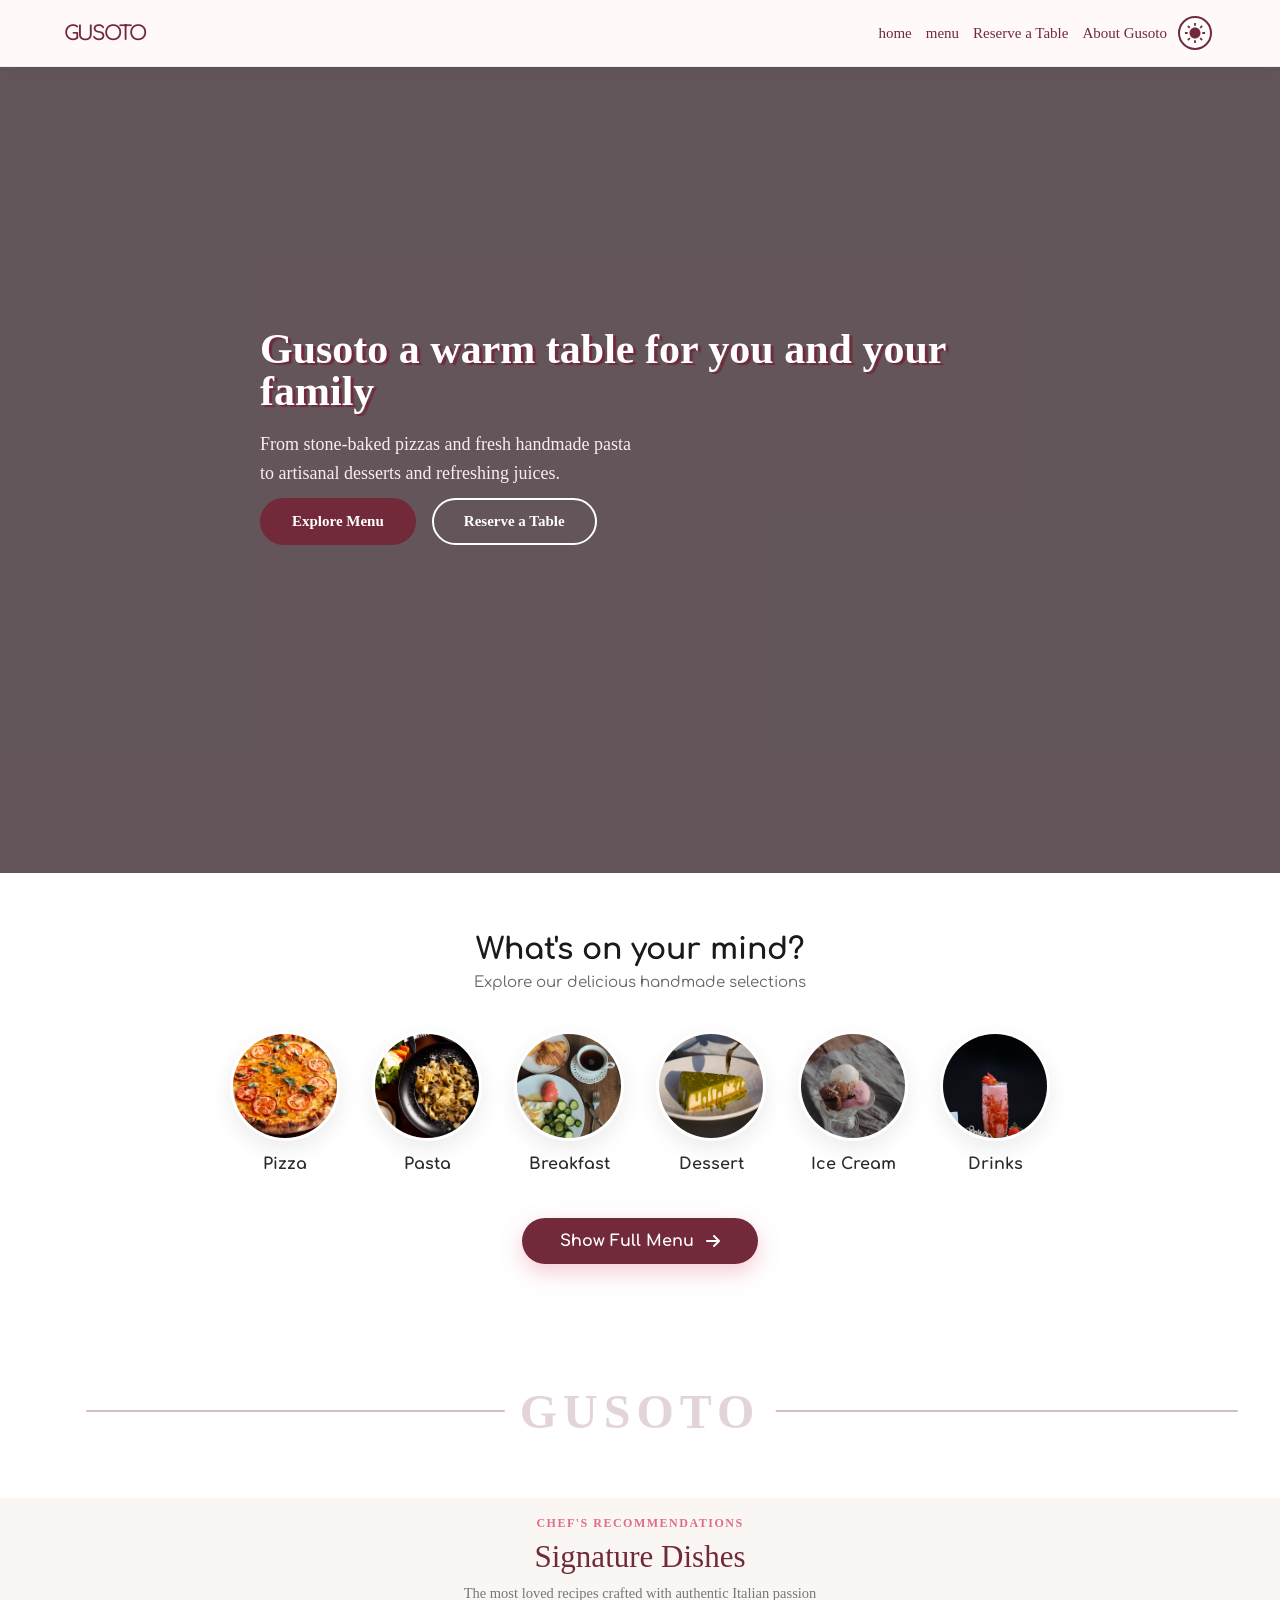
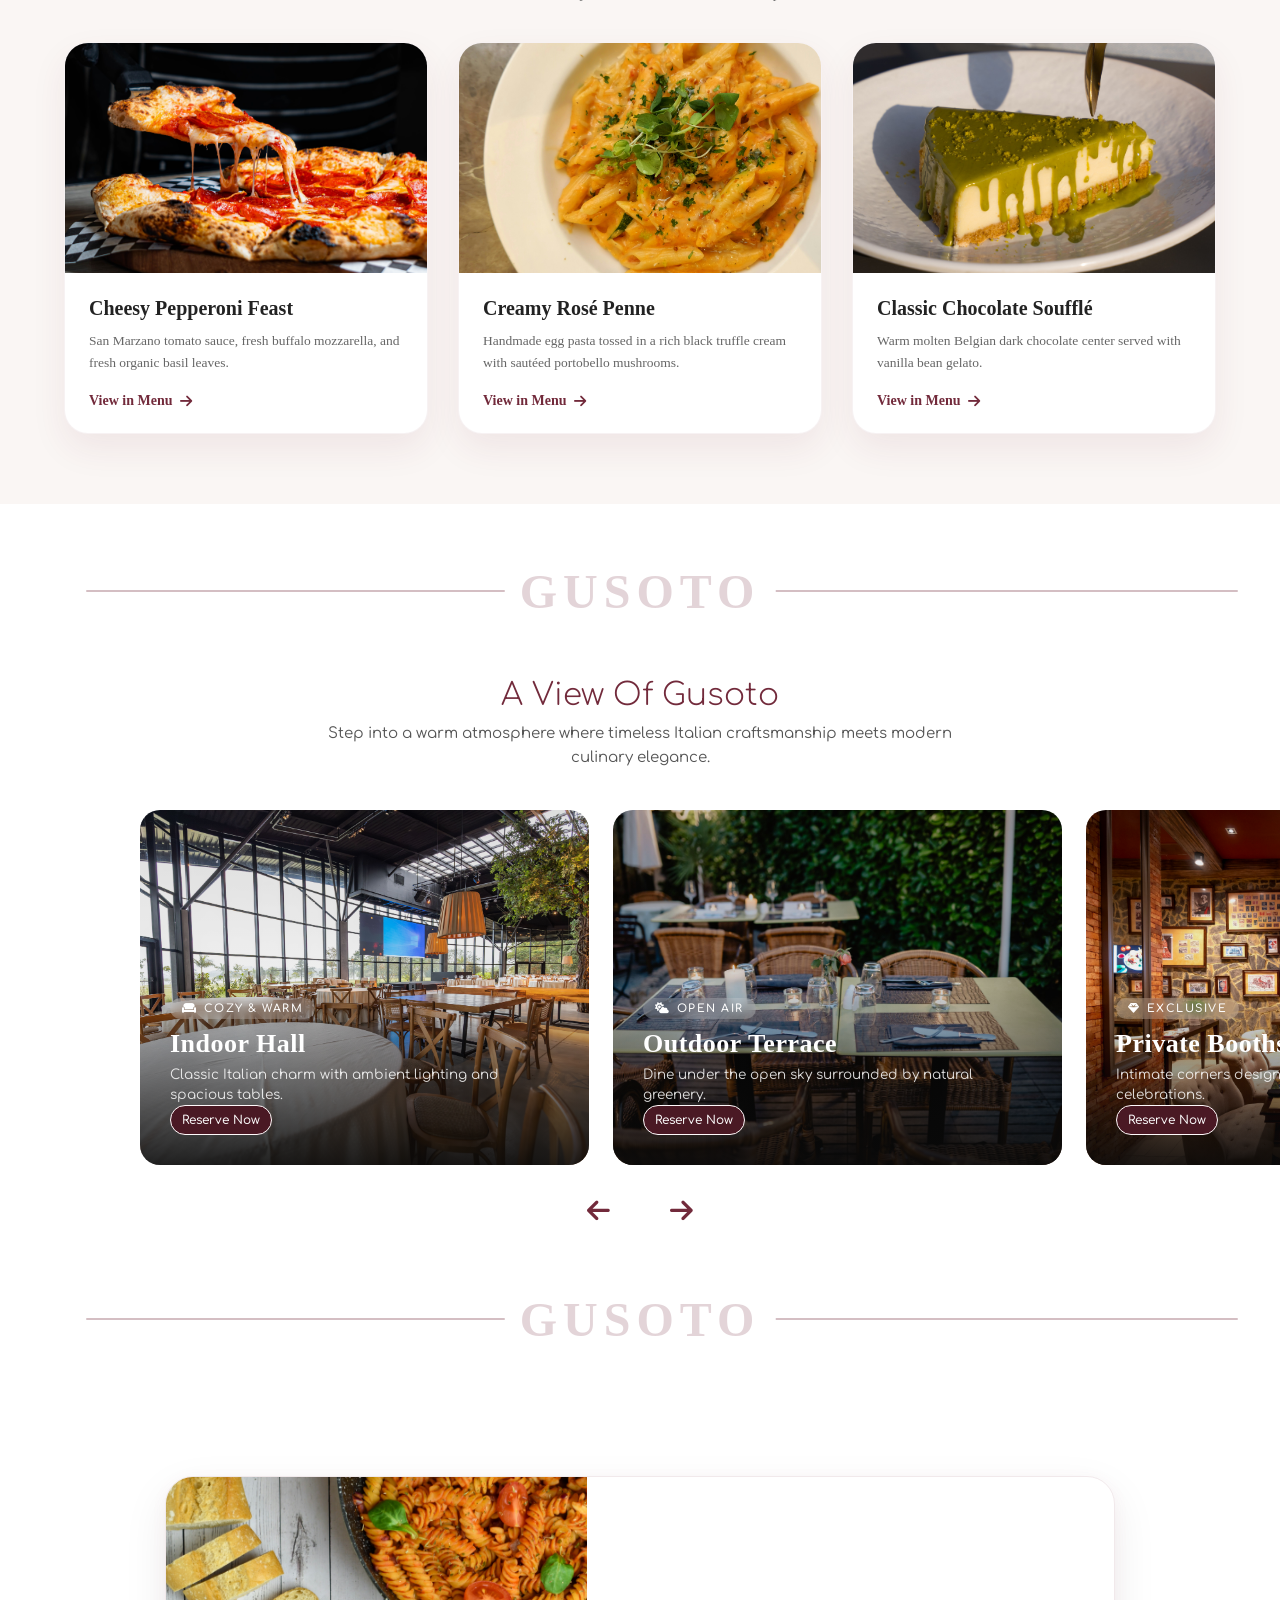
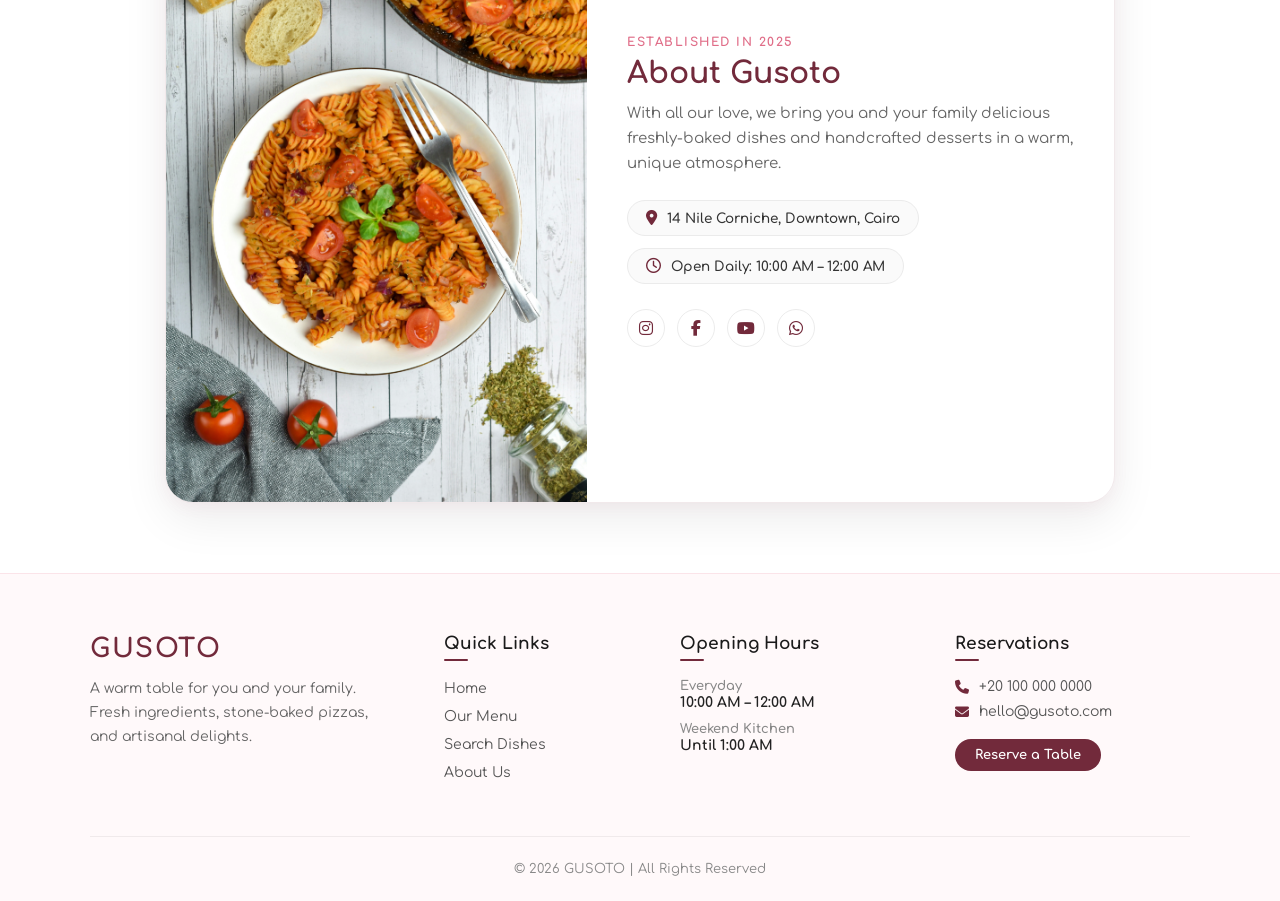
<file: index.html>
<!DOCTYPE html>
<html lang="en">

<head>
    <meta charset="UTF-8">
    <meta name="viewport" content="width=device-width, initial-scale=1.0">
    <link rel="stylesheet" href="css/style.css">
    <link rel="stylesheet" href="https://cdnjs.cloudflare.com/ajax/libs/font-awesome/6.5.1/css/all.min.css">
    <link
        href="https://fonts.googleapis.com/css2?family=Comfortaa:wght@400;600;700&family=Quicksand:wght@500;600;700&display=swap"
        rel="stylesheet">
    <title>Home - GUSOTO</title>
</head>

<body>
    <div id="root">
        <div class="layout">

            <!-- Navbar -->
            <header class="navbar">
                <div class="header-container">
                    <div class="logo">
                        <h1>GUSOTO</h1>
                        </a>
                    </div>
                    <nav class="links">
                        <a href="index.html" class="nav-item">
                            <span>home</span>
                        </a>
                        <a href="menu.html" class="nav-item">
                            <span>menu</span>
                        </a>
                        <a href="reservation.html" class="nav-item">
                            <span>Reserve a Table</span>
                        </a>

                        <a href="index.html#about-us" class="nav-item">
                            <span>About Gusoto</span>
                        </a>


                        <button id="theme-toggle" class="theme-btn" aria-label="Toggle Theme">
                            <svg class="icon sun-icon" xmlns="http://www.w3.org/2000/svg" viewBox="0 0 24 24"
                                fill="currentColor">
                                <path
                                    d="M12 18C8.68629 18 6 15.3137 6 12C6 8.68629 8.68629 6 12 6C15.3137 6 18 8.68629 18 12C18 15.3137 15.3137 18 12 18ZM11 1V4H13V1H11ZM11 20V23H13V20H11ZM3.51472 4.92893L5.63604 7.05025L7.05025 5.63604L4.92893 3.51472L3.51472 4.92893ZM16.9497 18.364L19.0711 20.4853L20.4853 19.0711L18.364 16.9497L16.9497 18.364ZM19.0711 3.51472L16.9497 5.63604L18.364 7.05025L20.4853 4.92893L19.0711 3.51472ZM5.63604 16.9497L3.51472 19.0711L4.92893 20.4853L7.05025 18.364L5.63604 16.9497ZM23 11V13H20V11H23ZM4 11V13H1V11H4Z" />
                            </svg>
                            <svg class="icon moon-icon" xmlns="http://www.w3.org/2000/svg" viewBox="0 0 24 24"
                                fill="currentColor">
                                <path
                                    d="M10 7C10 10.866 13.134 14 17 14C18.4584 14 19.8178 13.5552 20.9496 12.7938C20.4496 17.4338 16.5492 21 11.75 21C6.36522 21 2 16.6348 2 11.25C2 6.45076 5.56619 2.55042 10.2062 2.05044C9.44483 3.18224 9 4.54162 9 6C9 6.33777 9.02796 6.67137 9.08182 7.00004L10 7Z" />
                            </svg>
                        </button>
                    </nav>
                </div>
            </header>

            <main class="main-content">

                <!-- 1. Hero Section -->
                <section class="hero">
                    <video autoplay muted loop playsinline class="hero-video">
                        <source src="images/hero.mp4" type="video/mp4">
                    </video>
                    <div class="hero-overlay"></div>
                    <div class="hero-content">
                        <h1>Gusoto a warm table for you and your family</h1>
                        <p>From stone-baked pizzas and fresh handmade pasta <br> to artisanal desserts and refreshing
                            juices.</p>
                        <div class="hero-buttons">
                            <a href="menu.html" class="btn btn-primary">Explore Menu</a>
                            <a href="reservation.html" class="btn btn-secondary">Reserve a Table</a>
                        </div>
                    </div>
                </section>

                <!-- 2. Categories Section -->
                <section class="categories-section">
                    <div class="categories-container">
                        <div class="categories-header">
                            <h2 class="section-title">What's on your mind?</h2>
                            <p class="section-subtitle">Explore our delicious handmade selections</p>
                        </div>

                        <div class="categories-row">
                            <a href="menu.html#pizza" class="category-item">
                                <div class="circle-img-box">
                                    <img src="images/pizza/Roasted Tomato & Basil Pizza.jpg" alt="Pizza">
                                </div>
                                <span class="category-title">Pizza</span>
                            </a>

                            <a href="menu.html#pasta" class="category-item">
                                <div class="circle-img-box">
                                    <img src="images/pasta/Truffle Mushroom Fettuccine.jpg" alt="Pasta">
                                </div>
                                <span class="category-title">Pasta</span>
                            </a>

                            <a href="menu.html#breakfast" class="category-item">
                                <div class="circle-img-box">
                                    <img src="images/breakfast/Classic Continental Morning Plate.jpg" alt="Breakfast">
                                </div>
                                <span class="category-title">Breakfast</span>
                            </a>

                            <a href="menu.html#dessert" class="category-item">
                                <div class="circle-img-box">
                                    <img src="images/desserts/Classic Chocolate Soufflé.jpg" alt="Dessert">
                                </div>
                                <span class="category-title">Dessert</span>
                            </a>

                            <a href="menu.html#ice-cream" class="category-item">
                                <div class="circle-img-box">
                                    <img src="images/desserts/ice cream/Neapolitan Trio Sundae.jpg" alt="Ice Cream">
                                </div>
                                <span class="category-title">Ice Cream</span>
                            </a>

                            <a href="menu.html#drinks" class="category-item">
                                <div class="circle-img-box">
                                    <img src="images/drinks/Strawberry Cream Frappuccino.jpg" alt="Drinks">
                                </div>
                                <span class="category-title">Drinks</span>
                            </a>
                        </div>

                        <div class="categories-footer-btn">
                            <a href="menu.html" class="btn-show-menu">
                                <span>Show Full Menu</span>
                                <i class="fa-solid fa-arrow-right"></i>
                            </a>
                        </div>
                    </div>
                </section>

                <div class="section-divider">
                    <hr>
                    <h2>GUSOTO</h2>
                </div>
                <!-- 3. Featured Dishes -->
                <section class="featured-section">
                    <div class="featured-container">
                        <div class="section-header-center">
                            <span class="est-badge">Chef's Recommendations</span>
                            <h2 class="section-title">Signature Dishes</h2>
                            <p class="section-subtitle">The most loved recipes crafted with authentic Italian
                                passion
                            </p>
                        </div>

                        <div class="featured-grid">
                            <!-- طبق 1 -->
                            <div class="featured-card">
                                <div class="featured-img">
                                    <img src="images/pizza/Cheesy Pepperoni Feast.jpg" alt="Cheesy Pepperoni Feast">
                                </div>
                                <div class="featured-info">
                                    <h3 class="food-title">Cheesy Pepperoni Feast</h3>
                                    <p>San Marzano tomato sauce, fresh buffalo mozzarella, and fresh organic basil
                                        leaves.</p>
                                    <a href="menu.html#pizza" class="order-link">View in Menu <i
                                            class="fa-solid fa-arrow-right"></i></a>
                                </div>
                            </div>

                            <!-- طبق 2 -->
                            <div class="featured-card">
                                <div class="featured-img">
                                    <img src="images/pasta/Creamy Rosé Penne.jpg" alt="Creamy Rosé Penne">
                                </div>
                                <div class="featured-info">
                                    <h3 class="food-title">Creamy Rosé Penne</h3>
                                    <p>Handmade egg pasta tossed in a rich black truffle cream with sautéed
                                        portobello
                                        mushrooms.</p>
                                    <a href="menu.html#pasta" class="order-link">View in Menu <i
                                            class="fa-solid fa-arrow-right"></i></a>
                                </div>
                            </div>

                            <!-- طبق 3 -->
                            <div class="featured-card">
                                <div class="featured-img">
                                    <img src="images/desserts/Classic Chocolate Soufflé.jpg" alt="Soufflé">
                                </div>
                                <div class="featured-info">
                                    <h3>Classic Chocolate Soufflé</h3>
                                    <p>Warm molten Belgian dark chocolate center served with vanilla bean gelato.
                                    </p>
                                    <a href="menu.html#dessert" class="order-link">View in Menu <i
                                            class="fa-solid fa-arrow-right"></i></a>
                                </div>
                            </div>
                        </div>
                    </div>
                </section>

                <div class="section-divider">
                    <hr>
                    <h2>GUSOTO</h2>
                </div>
                <!-- 4. A View Of Gusoto -->
                <section class="view-section">
                    <div class="view-container">
                        <div class="view-header">
                            <h2 class="view-title">A View Of Gusoto</h2>
                            <p class="view-subtitle">Step into a warm atmosphere where timeless Italian craftsmanship
                                meets modern culinary
                                elegance.</p>
                        </div>

                        <div class="carousel-wrapper">
                            <div class="carousel-track" id="carouselTrack" alt="Gusoto Intdoor Terrace">
                                <div class="carousel-slide">
                                    <img src="images/for family/view9.jpg" alt="Gusoto Indoor Hall">
                                    <div class="slide-overlay">
                                        <span class="slide-tag"><i class="fa-solid fa-couch"></i> Cozy & Warm</span>
                                        <h3 class="slide-title">Indoor Hall</h3>
                                        <p class="slide-desc">Classic Italian charm with ambient lighting and spacious
                                            tables.</p>
                                        <a href="reservation.html" class="order-inline-btn">Reserve Now</a>

                                    </div>
                                </div>

                                <div class="carousel-slide">
                                    <img src="images/view/view7.jpg" alt="Gusoto Outdoor Terrace">
                                    <div class="slide-overlay">
                                        <span class="slide-tag"><i class="fa-solid fa-cloud-sun"></i> Open Air</span>
                                        <h3 class="slide-title">Outdoor Terrace</h3>
                                        <p class="slide-desc">Dine under the open sky surrounded by natural greenery.
                                        </p>
                                        <a href="reservation.html" class="order-inline-btn">Reserve Now</a>
                                    </div>
                                </div>

                                <div class="carousel-slide">
                                    <img src="images/view/view10.jpg" alt="Gusoto Private Booths">
                                    <div class="slide-overlay">
                                        <span class="slide-tag"><i class="fa-solid fa-gem"></i> Exclusive</span>
                                        <h3 class="slide-title">Private Booths</h3>
                                        <p class="slide-desc">Intimate corners designed for anniversaries and
                                            celebrations.</p>
                                        <a href="reservation.html" class="order-inline-btn">Reserve Now</a>
                                    </div>
                                </div>

                                <div class="carousel-slide">
                                    <img src="images/view/shawn-nmpW_WwwVSc-unsplash.jpg" alt="Gusoto Stone Oven">
                                    <div class="slide-overlay">
                                        <span class="slide-tag"><i class="fa-solid fa-fire-burner"></i> Live
                                            Cooking</span>
                                        <h3 class="slide-title">Stone Oven View</h3>
                                        <p class="slide-desc">Watch our chefs toss dough and bake pizzas in the
                                            wood-fired oven.</p>
                                        <a href="reservation.html" class="order-inline-btn">Reserve Now</a>
                                    </div>
                                </div>

                                <div class="carousel-slide">
                                    <img src="images/for family/pexels-dpsinghbhullar-34252329.jpg"
                                        alt="Gusoto Family Area">
                                    <div class="slide-overlay">
                                        <span class="slide-tag"><i class="fa-solid fa-users"></i> Gatherings</span>
                                        <h3 class="slide-title">Family Table</h3>
                                        <p class="slide-desc">Large banquet tables tailored for hearty family meals and
                                            parties.</p>
                                        <a href="reservation.html" class="order-inline-btn">Reserve Now</a>
                                    </div>
                                </div>

                            </div>
                        </div>
                        <div class="slider-arrows-bottom">
                            <button class="nav-arrow prev-btn" id="prevBtn" aria-label="Previous">
                                <i class="fa-solid fa-arrow-left"></i>
                            </button>
                            <button class="nav-arrow next-btn" id="nextBtn" aria-label="Next">
                                <i class="fa-solid fa-arrow-right"></i>
                            </button>
                        </div>

                    </div>
                </section>

                <div class="section-divider">
                    <hr>
                    <h2>GUSOTO</h2>
                </div>

                <!-- 6. About Gusoto Section -->
                <section class="about_us" id="about-us">
                    <div class="about-card split-layout">
                        <div class="about-image">
                            <img src="images/pasta/Rustic Cherry Tomato Spaghetti.jpg" alt="Freshly baked pizza Gusoto">
                        </div>

                        <div class="about-content">
                            <div class="about-header">
                                <span class="est-badge">Established in 2025</span>
                                <h2 class="about-title">About Gusoto</h2>
                                <p class="about-desc">
                                    With all our love, we bring you and your family delicious freshly-baked dishes
                                    and handcrafted desserts in a warm, unique atmosphere.
                                </p>
                            </div>

                            <div class="about-details-row">
                                <div class="detail-badge">
                                    <a href="#" class="icons"> <i class="fa-solid fa-location-dot badge-icon"></i></a>
                                    <span>14 Nile Corniche, Downtown, Cairo</span>
                                </div>

                                <div class="detail-badge">
                                    <a href="#" class="icons"> <i class="fa-regular fa-clock badge-icon"></i></a>
                                    <span>Open Daily: 10:00 AM – 12:00 AM</span>
                                </div>
                            </div>

                            <div class="social-links">
                                <a href="https://instagram.com" target="_blank" rel="noopener noreferrer"
                                    class="social-icon" aria-label="Instagram">
                                    <i class="fa-brands fa-instagram"></i>
                                </a>
                                <a href="https://facebook.com" target="_blank" rel="noopener noreferrer"
                                    class="social-icon" aria-label="Facebook">
                                    <i class="fa-brands fa-facebook-f"></i>
                                </a>
                                <a href="https://youtube.com" target="_blank" rel="noopener noreferrer"
                                    class="social-icon" aria-label="YouTube">
                                    <i class="fa-brands fa-youtube"></i>
                                </a>
                                <a href="https://wa.me" target="_blank" rel="noopener noreferrer" class="social-icon"
                                    aria-label="WhatsApp">
                                    <i class="fa-brands fa-whatsapp"></i>
                                </a>
                            </div>
                        </div>
                    </div>
                </section>

            </main>

            <!-- Footer -->
            <footer class="site-footer">
                <div class="footer-top">
                    <div class="footer-col brand-col">
                        <h3 class="footer-logo">GUSOTO</h3>
                        <p class="footer-tagline">A warm table for you and your family. Fresh ingredients, stone-baked
                            pizzas, and artisanal delights.</p>
                    </div>

                    <div class="footer-col">
                        <h4 class="footer-heading">Quick Links</h4>
                        <ul class="footer-links">
                            <li><a href="index.html">Home</a></li>
                            <li><a href="menu.html">Our Menu</a></li>
                            <li><a href="search.html">Search Dishes</a></li>
                            <li><a href="#about-us">About Us</a></li>
                        </ul>
                    </div>

                    <div class="footer-col">
                        <h4 class="footer-heading">Opening Hours</h4>
                        <p class="hours-text">Everyday</p>
                        <span class="hours-time">10:00 AM – 12:00 AM</span>
                        <p class="hours-text">Weekend Kitchen</p>
                        <span class="hours-time">Until 1:00 AM</span>
                    </div>

                    <div class="footer-col">
                        <h4 class="footer-heading">Reservations</h4>
                        <p class="contact-line"><i class="fa-solid fa-phone"></i> +20 100 000 0000</p>
                        <p class="contact-line"><i class="fa-solid fa-envelope"></i> hello@gusoto.com</p>
                        <a href="reservation.html" class="footer-reserve-btn">Reserve a Table</a>
                    </div>
                </div>

                <div class="footer-bottom">
                    <div class="copy">
                        © 2026 GUSOTO | All Rights Reserved
                    </div>
                </div>
            </footer>

        </div>
    </div>

    <script src="js/main.js"></script>
</body>

</html>
</file>
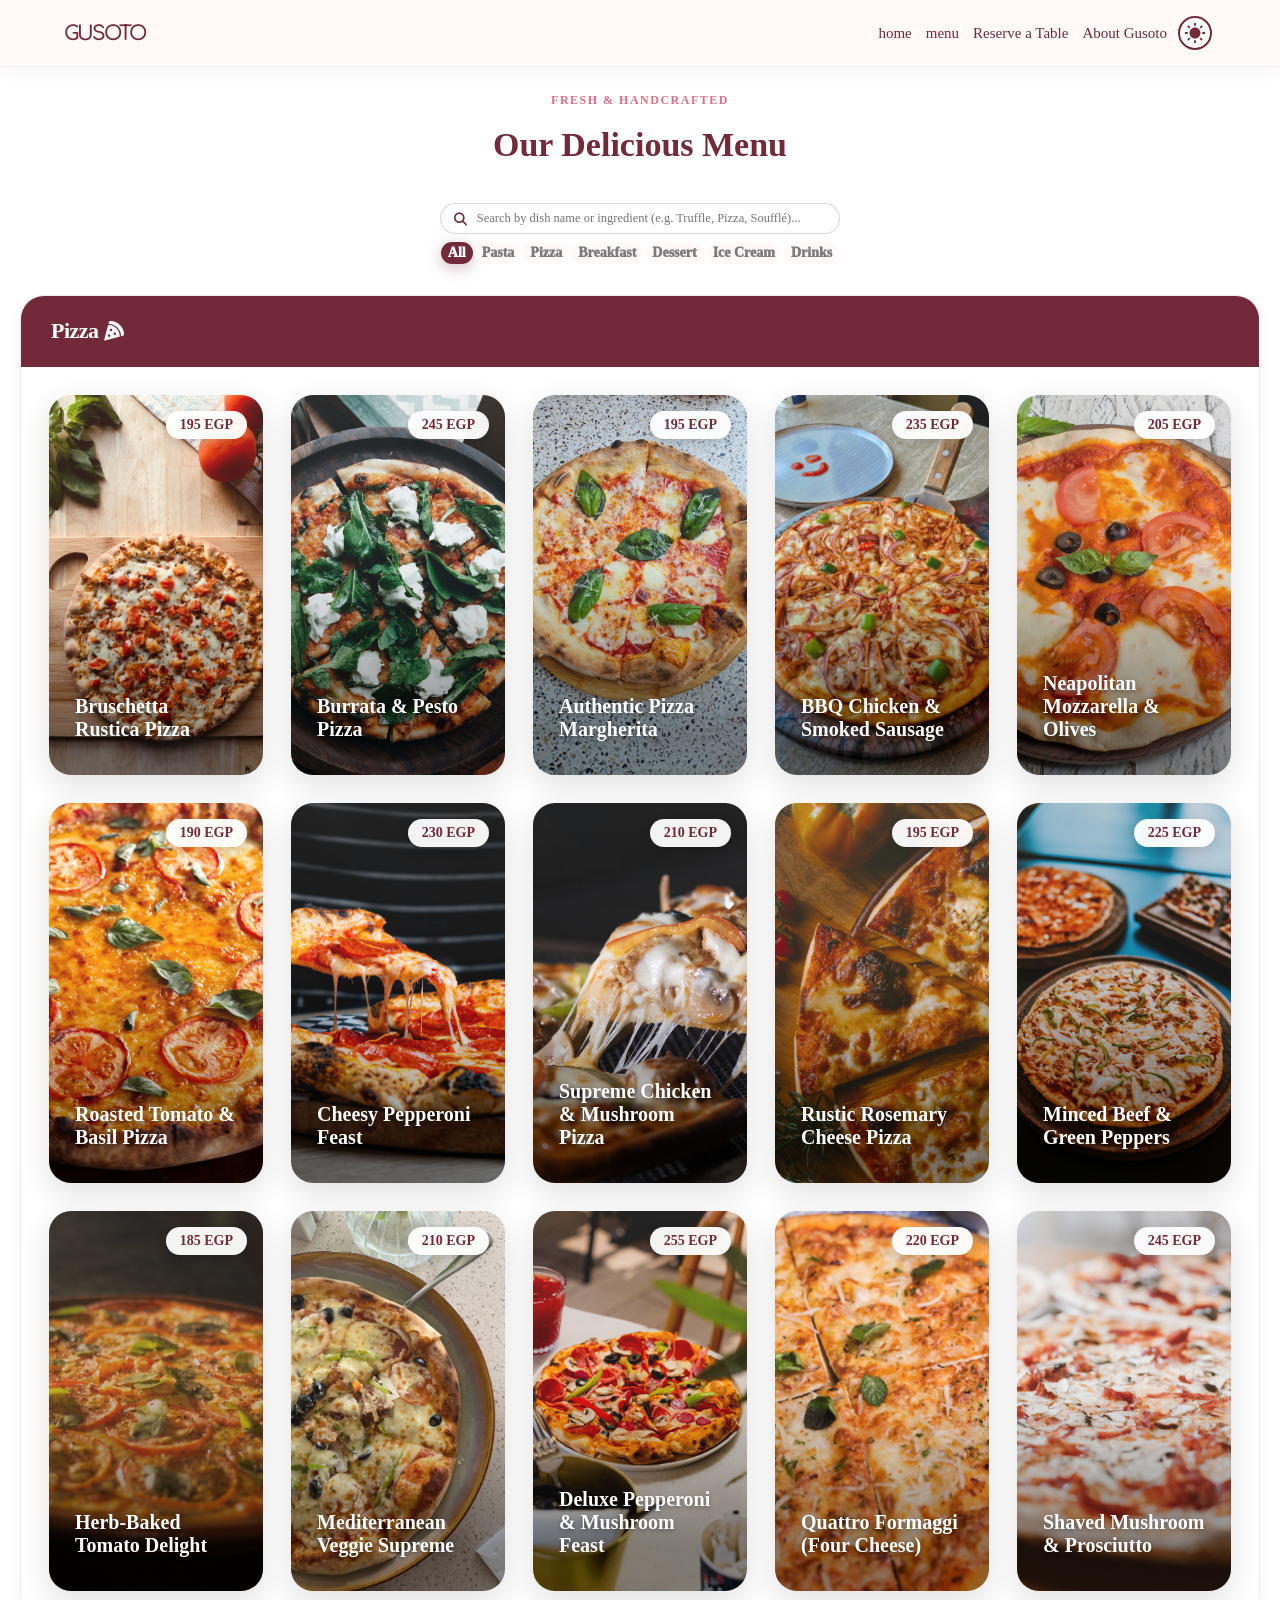
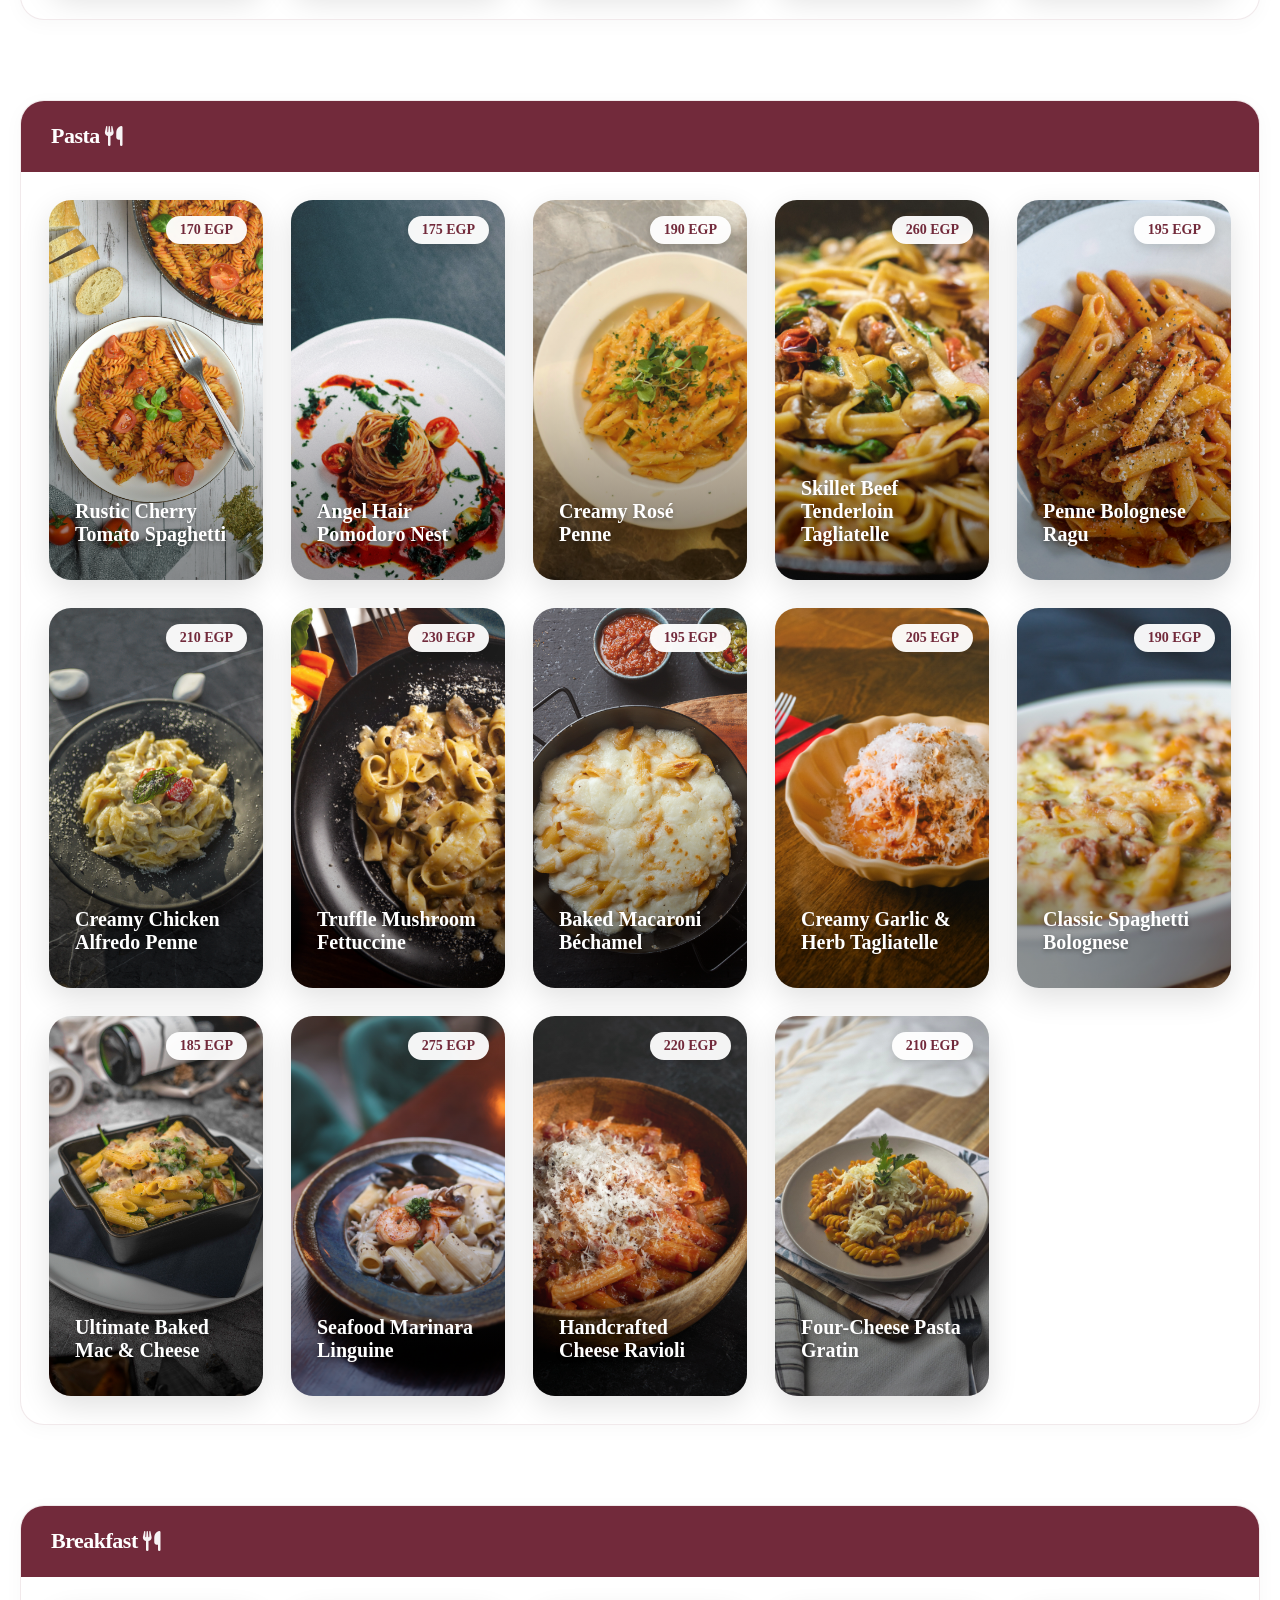
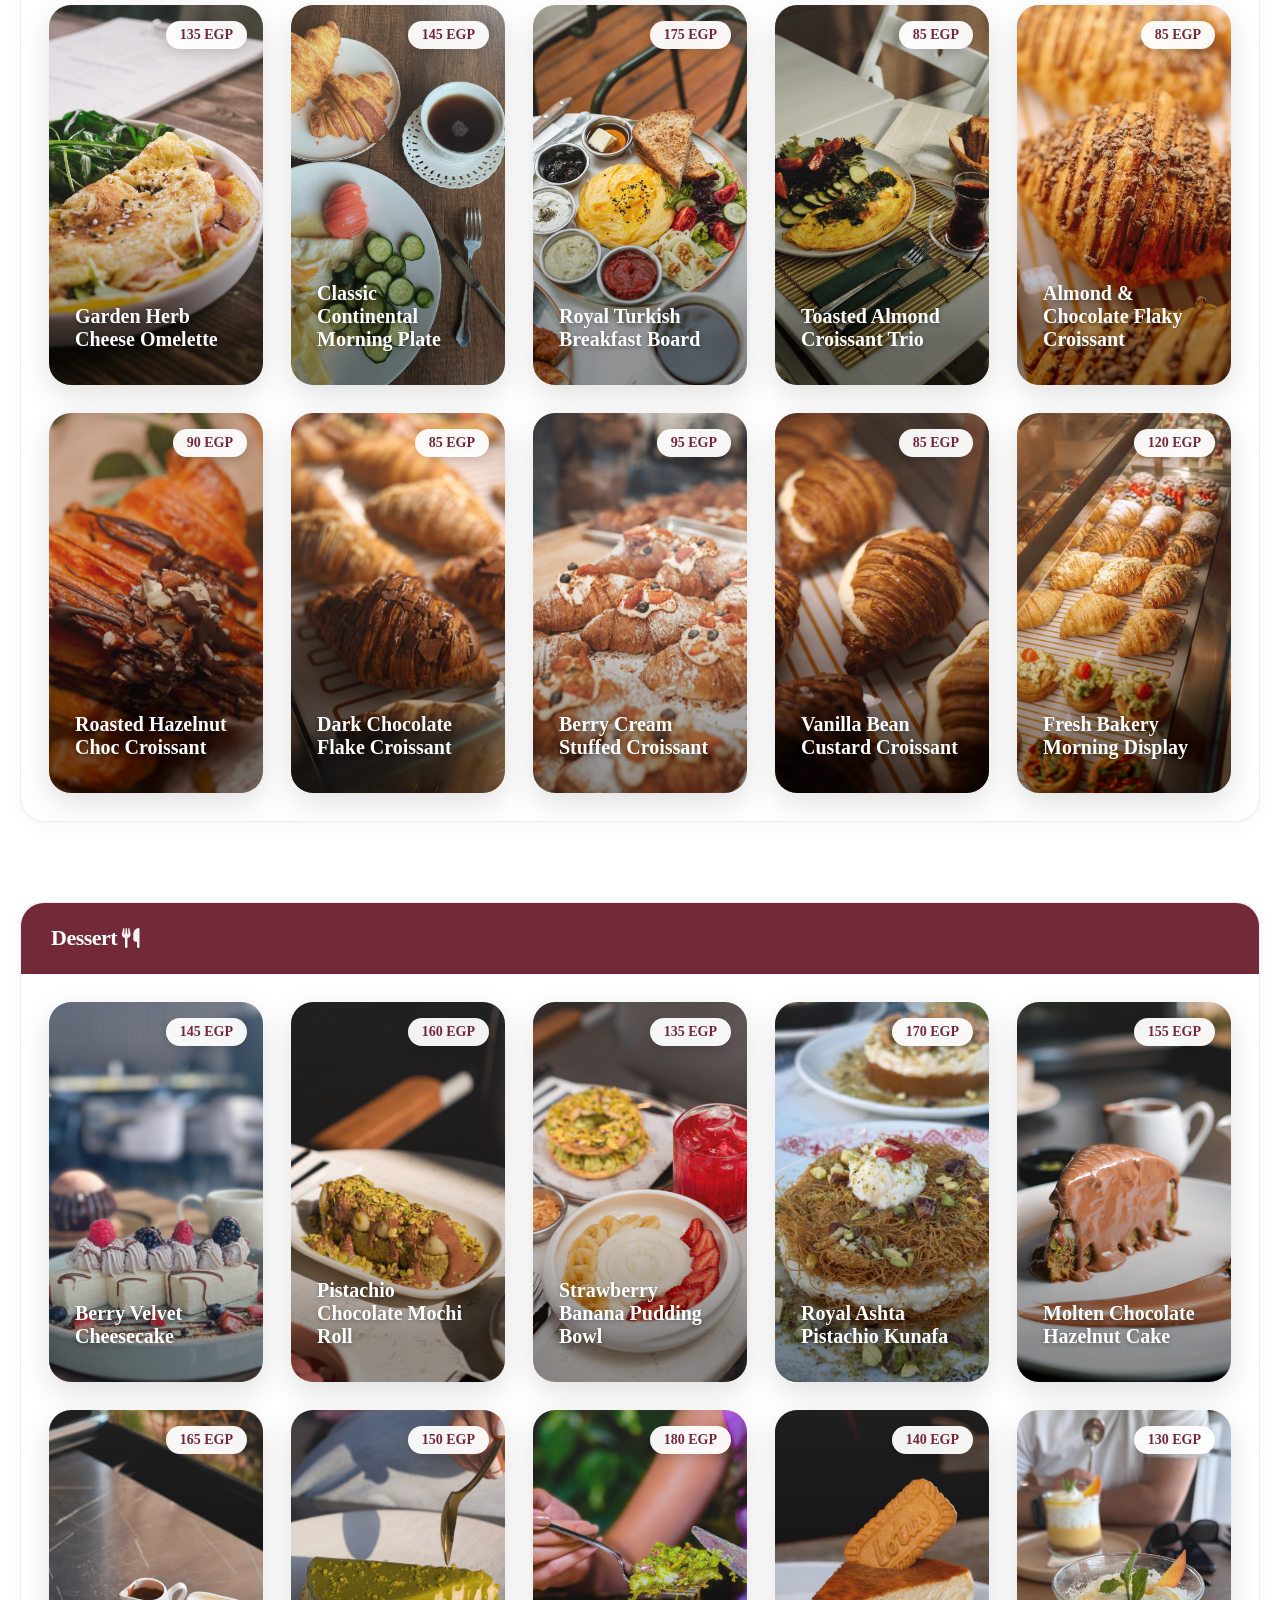
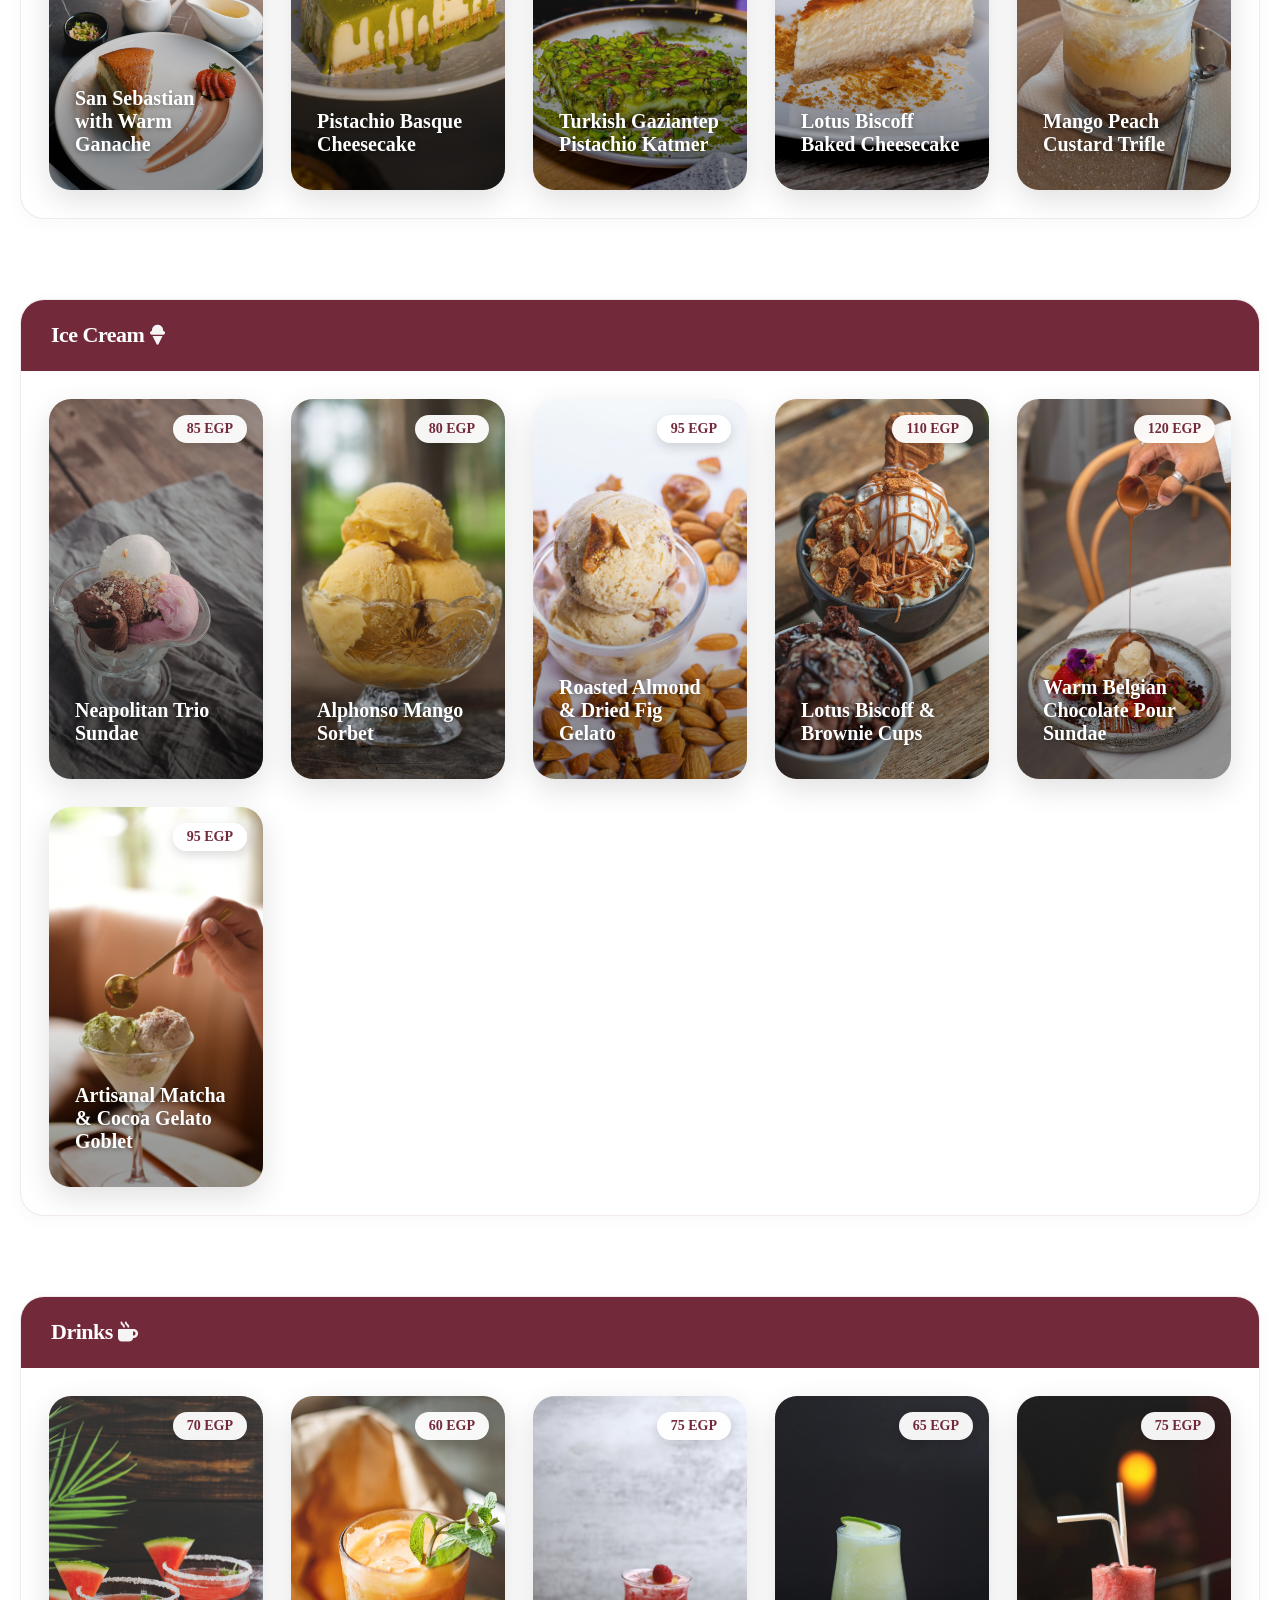
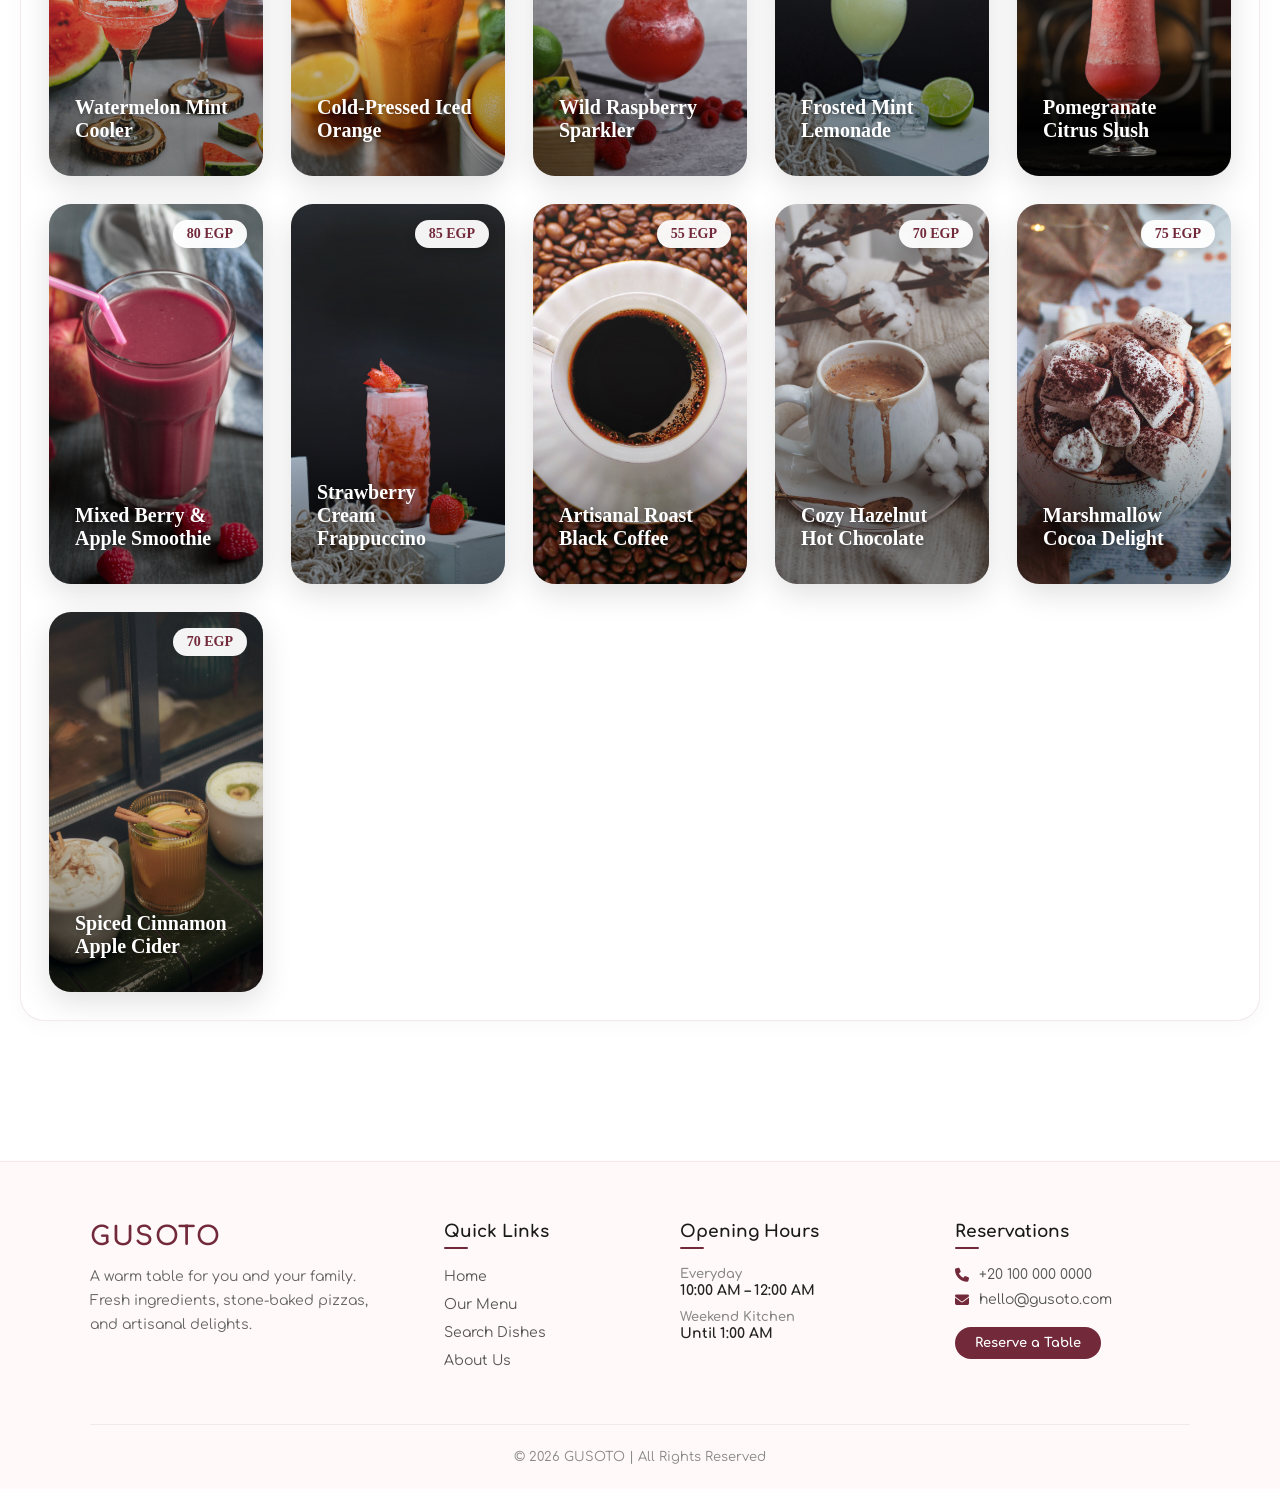
<file: menu.html>
<!DOCTYPE html>
<html lang="en">
<!-- 
<button class="add-btn"><i class="fa-solid fa-plus"></i> Add to
    Order</button> -->

<head>
    <meta charset="UTF-8">
    <meta name="viewport" content="width=device-width, initial-scale=1.0">
    <link rel="stylesheet" href="css/style.css">
    <!-- /***********************************-->
    <link rel="stylesheet" href="https://cdnjs.cloudflare.com/ajax/libs/font-awesome/6.5.1/css/all.min.css">
    <link
        href="https://fonts.googleapis.com/css2?family=Comfortaa:wght@400;600;700&family=Quicksand:wght@500;600;700&display=swap"
        rel="stylesheet">
    <title>menu</title>
</head>

<header class="navbar">
    <div class="header-container">

        <div class="logo">
            <h1>GUSOTO</h1>
        </div>
        <div class="links">
            <a href="index.html" class="nav-item">
                <span>home</span>
            </a>

            <a href="menu.html" class="nav-item">
                <span>menu</span>
            </a>

            </a>
            <a href="reservation.html" class="nav-item">
                <span>Reserve a Table</span>
            </a>
            <a href="index.html#about-us" class="nav-item">
                <span>About Gusoto</span>
            </a>

            <button id="theme-toggle" class="theme-btn" aria-label="Toggle Theme">
                <svg class="icon sun-icon" xmlns="http://www.w3.org/2000/svg" viewBox="0 0 24 24" fill="currentColor">
                    <path
                        d="M12 18C8.68629 18 6 15.3137 6 12C6 8.68629 8.68629 6 12 6C15.3137 6 18 8.68629 18 12C18 15.3137 15.3137 18 12 18ZM11 1V4H13V1H11ZM11 20V23H13V20H11ZM3.51472 4.92893L5.63604 7.05025L7.05025 5.63604L4.92893 3.51472L3.51472 4.92893ZM16.9497 18.364L19.0711 20.4853L20.4853 19.0711L18.364 16.9497L16.9497 18.364ZM19.0711 3.51472L16.9497 5.63604L18.364 7.05025L20.4853 4.92893L19.0711 3.51472ZM5.63604 16.9497L3.51472 19.0711L4.92893 20.4853L7.05025 18.364L5.63604 16.9497ZM23 11V13H20V11H23ZM4 11V13H1V11H4Z" />
                </svg>

                <svg class="icon moon-icon" xmlns="http://www.w3.org/2000/svg" viewBox="0 0 24 24" fill="currentColor">
                    <path
                        d="M10 7C10 10.866 13.134 14 17 14C18.4584 14 19.8178 13.5552 20.9496 12.7938C20.4496 17.4338 16.5492 21 11.75 21C6.36522 21 2 16.6348 2 11.25C2 6.45076 5.56619 2.55042 10.2062 2.05044C9.44483 3.18224 9 4.54162 9 6C9 6.33777 9.02796 6.67137 9.08182 7.00004L10 7Z" />
                </svg>
            </button>

        </div>

    </div>
</header>

<body>
    <section class="menu-section">
        <div class="menu-container">
            <div class="menu-header">
                <span class="est-badge">Fresh & Handcrafted</span>
                <h1 class="section-title">Our Delicious Menu</h1>
            </div>

            <nav class="nav-link">
                <div class="search-input-wrapper">
                    <i class="fa-solid fa-magnifying-glass search-field-icon"></i>
                    <input type="text" id="menuSearchInput"
                        placeholder="Search by dish name or ingredient (e.g. Truffle, Pizza, Soufflé)..."
                        autocomplete="off">
                </div>
                <div class="category-nav">
                    <a href="#all" class="cat-link active">All</a>
                    <a href="#pasta" class="cat-link">Pasta</a>
                    <a href="#pizza" class="cat-link ">Pizza</a>
                    <a href="#breakfast" class="cat-link">Breakfast</a>
                    <a href="#dessert" class="cat-link">Dessert</a>
                    <a href="#ice-cream" class="cat-link">Ice Cream</a>
                    <a href="#drinks" class="cat-link">Drinks</a>
                </div>
            </nav>
            <!-- no-results-msg -->
            <div class="no-results-msg" id="noResultsBlock" style="display: none;">
                <i class="fa-solid fa-utensils"></i>
                <h3>No Dishes Found</h3>
                <p>We couldn't find anything matching your search. Try searching for something else!</p>
            </div>

            <!-- 1. Pizza -->
            <div class="menu-category" id="pizza">
                <div class="category-header">
                    <h2 class="category-name">
                        <span>Pizza</span>
                        <i class="fa-solid fa-pizza-slice"></i>
                    </h2>
                </div>
                <div class="category-content">
                    <div class="items-grid">

                        <div class="food-card card-overlay">
                            <div class="card-media">
                                <img src="images/pizza/Bruschetta Rustica Pizza1.jpg" alt="Bruschetta Rustica Pizza">
                                <div class="media-overlay"></div>
                                <span class="price-tag">195 EGP</span>
                            </div>
                            <div class="card-body">
                                <h3 class="food-title">Bruschetta Rustica Pizza</h3>
                            </div>
                        </div>

                        <div class="food-card card-overlay">
                            <div class="card-media">
                                <img src="images/pizza/Burrata & Pesto Pizza2.jpg" alt="Burrata & Pesto Pizza">
                                <div class="media-overlay"></div>
                                <span class="price-tag">245 EGP</span>
                            </div>
                            <div class="card-body">
                                <h3 class="food-title">Burrata & Pesto Pizza</h3>
                            </div>
                        </div>

                        <div class="food-card card-overlay">
                            <div class="card-media">
                                <img src="images/pizza/Authentic Pizza Margherita.jpg" alt="Authentic Pizza Margherita">
                                <div class="media-overlay"></div>
                                <span class="price-tag">195 EGP</span>
                            </div>
                            <div class="card-body">
                                <h3 class="food-title">Authentic Pizza Margherita</h3>
                            </div>
                        </div>

                        <div class="food-card card-overlay">
                            <div class="card-media">
                                <img src="images/pizza/BBQ Chicken & Smoked Sausage.jpg"
                                    alt="BBQ Chicken & Smoked Sausage">
                                <div class="media-overlay"></div>
                                <span class="price-tag">235 EGP</span>
                            </div>
                            <div class="card-body">
                                <h3 class="food-title">BBQ Chicken & Smoked Sausage</h3>
                            </div>
                        </div>

                        <div class="food-card card-overlay">
                            <div class="card-media">
                                <img src="images/pizza/Neapolitan Mozzarella & Olives.jpg"
                                    alt="Neapolitan Mozzarella & Olives">
                                <div class="media-overlay"></div>
                                <span class="price-tag">205 EGP</span>
                            </div>
                            <div class="card-body">
                                <h3 class="food-title">Neapolitan Mozzarella & Olives</h3>
                            </div>
                        </div>

                        <div class="food-card card-overlay">
                            <div class="card-media">
                                <img src="images/pizza/Roasted Tomato & Basil Pizza.jpg"
                                    alt="Roasted Tomato & Basil Pizza">
                                <div class="media-overlay"></div>
                                <span class="price-tag">190 EGP</span>
                            </div>
                            <div class="card-body">
                                <h3 class="food-title">Roasted Tomato & Basil Pizza</h3>
                            </div>
                        </div>

                        <div class="food-card card-overlay">
                            <div class="card-media">
                                <img src="images/pizza/Cheesy Pepperoni Feast.jpg" alt="Cheesy Pepperoni Feast">
                                <div class="media-overlay"></div>
                                <span class="price-tag">230 EGP</span>
                            </div>
                            <div class="card-body">
                                <h3 class="food-title">Cheesy Pepperoni Feast</h3>
                            </div>
                        </div>

                        <div class="food-card card-overlay">
                            <div class="card-media">
                                <img src="images/pizza/Supreme Chicken & Mushroom Pizza3.jpg"
                                    alt="Supreme Chicken & Mushroom Pizza">
                                <div class="media-overlay"></div>
                                <span class="price-tag">210 EGP</span>
                            </div>
                            <div class="card-body">
                                <h3 class="food-title">Supreme Chicken & Mushroom Pizza</h3>
                            </div>
                        </div>

                        <div class="food-card card-overlay">
                            <div class="card-media">
                                <img src="images/pizza/Rustic Rosemary Cheese Pizza.jpg"
                                    alt="Rustic Rosemary Cheese Pizza">
                                <div class="media-overlay"></div>
                                <span class="price-tag">195 EGP</span>
                            </div>
                            <div class="card-body">
                                <h3 class="food-title">Rustic Rosemary Cheese Pizza</h3>
                            </div>
                        </div>

                        <div class="food-card card-overlay">
                            <div class="card-media">
                                <img src="images/pizza/Minced Beef & Green Peppers.jpg"
                                    alt="Minced Beef & Green Peppers">
                                <div class="media-overlay"></div>
                                <span class="price-tag">225 EGP</span>
                            </div>
                            <div class="card-body">
                                <h3 class="food-title">Minced Beef & Green Peppers</h3>
                            </div>
                        </div>

                        <div class="food-card card-overlay">
                            <div class="card-media">
                                <img src="images/pizza/Herb-Baked Tomato Delight.jpg" alt="Herb-Baked Tomato Delight">
                                <div class="media-overlay"></div>
                                <span class="price-tag">185 EGP</span>
                            </div>
                            <div class="card-body">
                                <h3 class="food-title">Herb-Baked Tomato Delight</h3>
                            </div>
                        </div>

                        <!-- 15. Mediterranean Veggie Supreme -->
                        <div class="food-card card-overlay">
                            <div class="card-media">
                                <img src="images/pizza/Mediterranean Veggie Supreme.jpg"
                                    alt="Mediterranean Veggie Supreme">
                                <div class="media-overlay"></div>
                                <span class="price-tag">210 EGP</span>
                            </div>
                            <div class="card-body">
                                <h3 class="food-title">Mediterranean Veggie Supreme</h3>
                            </div>
                        </div>

                        <div class="food-card card-overlay">
                            <div class="card-media">
                                <img src="images/pizza/Deluxe Pepperoni & Mushroom Feast.jpg"
                                    alt="Deluxe Pepperoni & Mushroom Feast">
                                <div class="media-overlay"></div>
                                <span class="price-tag">255 EGP</span>
                            </div>
                            <div class="card-body">
                                <h3 class="food-title">Deluxe Pepperoni & Mushroom Feast</h3>
                            </div>
                        </div>

                        <div class="food-card card-overlay">
                            <div class="card-media">
                                <img src="images/pizza/Quattro Formaggi (Four Cheese).jpg"
                                    alt="Quattro Formaggi (Four Cheese)">
                                <div class="media-overlay"></div>
                                <span class="price-tag">220 EGP</span>
                            </div>
                            <div class="card-body">
                                <h3 class="food-title">Quattro Formaggi (Four Cheese)</h3>
                            </div>
                        </div>

                        <div class="food-card card-overlay">
                            <div class="card-media">
                                <img src="images/pizza/Shaved Mushroom & Prosciutto.jpg"
                                    alt="Shaved Mushroom & Prosciutto">
                                <div class="media-overlay"></div>
                                <span class="price-tag">245 EGP</span>
                            </div>
                            <div class="card-body">
                                <h3 class="food-title">Shaved Mushroom & Prosciutto</h3>
                            </div>
                        </div>
                    </div>
                </div>
            </div>

            <!-- 2. Pasta -->
            <div class="menu-category" id="pasta">
                <div class="category-header">
                    <h2 class="category-name">
                        <span>Pasta</span>
                        <i class="fa-solid fa-utensils"></i>
                    </h2>
                </div>
                <div class="category-content">
                    <div class="items-grid">
                        <div class="food-card card-overlay">
                            <div class="card-media">
                                <img src="images/pasta/Rustic Cherry Tomato Spaghetti.jpg"
                                    alt="Rustic Cherry Tomato Spaghetti">
                                <div class="media-overlay"></div>
                                <span class="price-tag">170 EGP</span>
                            </div>
                            <div class="card-body">
                                <h3 class="food-title">Rustic Cherry Tomato Spaghetti</h3>
                            </div>
                        </div>

                        <div class="food-card card-overlay">
                            <div class="card-media">
                                <img src="images/pasta/Angel Hair Pomodoro Nest.jpg" alt="Angel Hair Pomodoro Nest">
                                <div class="media-overlay"></div>
                                <span class="price-tag">175 EGP</span>
                            </div>
                            <div class="card-body">
                                <h3 class="food-title">Angel Hair Pomodoro Nest</h3>
                            </div>
                        </div>

                        <div class="food-card card-overlay">
                            <div class="card-media">
                                <img src="images/pasta/Creamy Rosé Penne.jpg" alt="Creamy Rosé Penne">
                                <div class="media-overlay"></div>
                                <span class="price-tag">190 EGP</span>
                            </div>
                            <div class="card-body">
                                <h3 class="food-title">Creamy Rosé Penne</h3>
                            </div>
                        </div>

                        <div class="food-card card-overlay">
                            <div class="card-media">
                                <img src="images/pasta/Skillet Beef Tenderloin Tagliatelle.jpg"
                                    alt="Skillet Beef Tenderloin Tagliatelle">
                                <div class="media-overlay"></div>
                                <span class="price-tag">260 EGP</span>
                            </div>
                            <div class="card-body">
                                <h3 class="food-title">Skillet Beef Tenderloin Tagliatelle</h3>
                            </div>
                        </div>

                        <div class="food-card card-overlay">
                            <div class="card-media">
                                <img src="images/pasta/Penne Bolognese Ragu.jpg" alt="Penne Bolognese Ragu">
                                <div class="media-overlay"></div>
                                <span class="price-tag">195 EGP</span>
                            </div>
                            <div class="card-body">
                                <h3 class="food-title">Penne Bolognese Ragu</h3>
                            </div>
                        </div>

                        <div class="food-card card-overlay">
                            <div class="card-media">
                                <img src="images/pasta/Creamy Chicken Alfredo Penne.jpg"
                                    alt="Creamy Chicken Alfredo Penne">
                                <div class="media-overlay"></div>
                                <span class="price-tag">210 EGP</span>
                            </div>
                            <div class="card-body">
                                <h3 class="food-title">Creamy Chicken Alfredo Penne</h3>
                            </div>
                        </div>

                        <div class="food-card card-overlay">
                            <div class="card-media">
                                <img src="images/pasta/Truffle Mushroom Fettuccine.jpg"
                                    alt="Truffle Mushroom Fettuccine">
                                <div class="media-overlay"></div>
                                <span class="price-tag">230 EGP</span>
                            </div>
                            <div class="card-body">
                                <h3 class="food-title">Truffle Mushroom Fettuccine</h3>
                            </div>
                        </div>

                        <div class="food-card card-overlay">
                            <div class="card-media">
                                <img src="images/pasta/Baked Macaroni Béchamel.jpg" alt="Baked Macaroni Béchamel">
                                <div class="media-overlay"></div>
                                <span class="price-tag">195 EGP</span>
                            </div>
                            <div class="card-body">
                                <h3 class="food-title">Baked Macaroni Béchamel</h3>
                            </div>
                        </div>

                        <div class="food-card card-overlay">
                            <div class="card-media">
                                <img src="images/pasta/Creamy Garlic & Herb Tagliatelle.jpg"
                                    alt="Creamy Garlic & Herb Tagliatelle">
                                <div class="media-overlay"></div>
                                <span class="price-tag">205 EGP</span>
                            </div>
                            <div class="card-body">
                                <h3 class="food-title">Creamy Garlic & Herb Tagliatelle</h3>
                            </div>
                        </div>

                        <div class="food-card card-overlay">
                            <div class="card-media">
                                <img src="images/pasta/Classic Spaghetti Bolognese.jpg"
                                    alt="Classic Spaghetti Bolognese">
                                <div class="media-overlay"></div>
                                <span class="price-tag">190 EGP</span>
                            </div>
                            <div class="card-body">
                                <h3 class="food-title">Classic Spaghetti Bolognese</h3>
                            </div>
                        </div>

                        <div class="food-card card-overlay">
                            <div class="card-media">
                                <img src="images/pasta/Ultimate Baked Mac & Cheese.jpg"
                                    alt="Ultimate Baked Mac & Cheese">
                                <div class="media-overlay"></div>
                                <span class="price-tag">185 EGP</span>
                            </div>
                            <div class="card-body">
                                <h3 class="food-title">Ultimate Baked Mac & Cheese</h3>
                            </div>
                        </div>

                        <div class="food-card card-overlay">
                            <div class="card-media">
                                <img src="images/pasta/Seafood Marinara Linguine (Frutti di Mare).jpg"
                                    alt="Seafood Marinara Linguine">
                                <div class="media-overlay"></div>
                                <span class="price-tag">275 EGP</span>
                            </div>
                            <div class="card-body">
                                <h3 class="food-title">Seafood Marinara Linguine</h3>
                            </div>
                        </div>

                        <div class="food-card card-overlay">
                            <div class="card-media">
                                <img src="images/pasta/Handcrafted Cheese Ravioli.jpg" alt="Handcrafted Cheese Ravioli">
                                <div class="media-overlay"></div>
                                <span class="price-tag">220 EGP</span>
                            </div>
                            <div class="card-body">
                                <h3 class="food-title">Handcrafted Cheese Ravioli</h3>
                            </div>
                        </div>

                        <div class="food-card card-overlay">
                            <div class="card-media">
                                <img src="images/pasta/Four-Cheese Pasta Gratin.jpg" alt="Four-Cheese Pasta Gratin">
                                <div class="media-overlay"></div>
                                <span class="price-tag">210 EGP</span>
                            </div>
                            <div class="card-body">
                                <h3 class="food-title">Four-Cheese Pasta Gratin</h3>
                            </div>
                        </div>
                    </div>
                </div>
            </div>

            <!-- 3. Breakfast -->
            <div class="menu-category" id="breakfast">
                <div class="category-header">
                    <h2 class="category-name">
                        <span>Breakfast</span>
                        <i class="fa-solid fa-utensils"></i>
                    </h2>
                </div>
                <div class="category-content">
                    <div class="items-grid">

                        <div class="food-card card-overlay">
                            <div class="card-media">
                                <img src="images/breakfast/Garden Herb Cheese Omelette.jpg"
                                    alt="Garden Herb Cheese Omelette">
                                <div class="media-overlay"></div>
                                <span class="price-tag">135 EGP</span>
                            </div>
                            <div class="card-body">
                                <h3 class="food-title">Garden Herb Cheese Omelette</h3>
                            </div>
                        </div>

                        <div class="food-card card-overlay">
                            <div class="card-media">
                                <img src="images/breakfast/Classic Continental Morning Plate.jpg"
                                    alt="Classic Continental Morning Plate">
                                <div class="media-overlay"></div>
                                <span class="price-tag">145 EGP</span>
                            </div>
                            <div class="card-body">
                                <h3 class="food-title">Classic Continental Morning Plate</h3>
                            </div>
                        </div>

                        <div class="food-card card-overlay">
                            <div class="card-media">
                                <img src="images/breakfast/Royal Turkish Breakfast Board.jpg"
                                    alt="Royal Turkish Breakfast Board">
                                <div class="media-overlay"></div>
                                <span class="price-tag">175 EGP</span>
                            </div>
                            <div class="card-body">
                                <h3 class="food-title">Royal Turkish Breakfast Board</h3>
                            </div>
                        </div>

                        <div class="food-card card-overlay">
                            <div class="card-media">
                                <img src="images/breakfast/Toasted Almond Croissant Trio.jpg"
                                    alt="Toasted Almond Croissant Trio">
                                <div class="media-overlay"></div>
                                <span class="price-tag">85 EGP</span>
                            </div>
                            <div class="card-body">
                                <h3 class="food-title">Toasted Almond Croissant Trio</h3>
                            </div>
                        </div>

                        <div class="food-card card-overlay">
                            <div class="card-media">
                                <img src="images/breakfast/Almond & Chocolate Flaky Croissant.jpg"
                                    alt="Almond & Chocolate Flaky Croissant">
                                <div class="media-overlay"></div>
                                <span class="price-tag">85 EGP</span>
                            </div>
                            <div class="card-body">
                                <h3 class="food-title">Almond & Chocolate Flaky Croissant</h3>
                            </div>
                        </div>

                        <div class="food-card card-overlay">
                            <div class="card-media">
                                <img src="images/breakfast/Roasted Hazelnut Choc Croissant.jpg"
                                    alt="Roasted Hazelnut Choc Croissant">
                                <div class="media-overlay"></div>
                                <span class="price-tag">90 EGP</span>
                            </div>
                            <div class="card-body">
                                <h3 class="food-title">Roasted Hazelnut Choc Croissant</h3>
                            </div>
                        </div>

                        <div class="food-card card-overlay">
                            <div class="card-media">
                                <img src="images/breakfast/Dark Chocolate Flake Croissant.jpg"
                                    alt="Dark Chocolate Flake Croissant">
                                <div class="media-overlay"></div>
                                <span class="price-tag">85 EGP</span>
                            </div>
                            <div class="card-body">
                                <h3 class="food-title">Dark Chocolate Flake Croissant</h3>
                            </div>
                        </div>

                        <div class="food-card card-overlay">
                            <div class="card-media">
                                <img src="images/breakfast/Berry Cream Stuffed Croissant.jpg"
                                    alt="Berry Cream Stuffed Croissant">
                                <div class="media-overlay"></div>
                                <span class="price-tag">95 EGP</span>
                            </div>
                            <div class="card-body">
                                <h3 class="food-title">Berry Cream Stuffed Croissant</h3>
                            </div>
                        </div>

                        <div class="food-card card-overlay">
                            <div class="card-media">
                                <img src="images/breakfast/Vanilla Bean Custard Croissant.jpg"
                                    alt="Vanilla Bean Custard Croissant">
                                <div class="media-overlay"></div>
                                <span class="price-tag">85 EGP</span>
                            </div>
                            <div class="card-body">
                                <h3 class="food-title">Vanilla Bean Custard Croissant</h3>
                            </div>
                        </div>

                        <div class="food-card card-overlay">
                            <div class="card-media">
                                <img src="images/breakfast/Fresh Bakery Morning Display.jpg"
                                    alt="Fresh Bakery Morning Display">
                                <div class="media-overlay"></div>
                                <span class="price-tag">120 EGP</span>
                            </div>
                            <div class="card-body">
                                <h3 class="food-title">Fresh Bakery Morning Display</h3>
                            </div>
                        </div>
                    </div>
                </div>
            </div>

            <!-- 4. Dessert -->
            <div class="menu-category" id="dessert">
                <div class="category-header">
                    <h2 class="category-name">
                        <span>Dessert</span>
                        <i class="fa-solid fa-utensils"></i>
                    </h2>
                </div>
                <div class="category-content">
                    <div class="items-grid">

                        <div class="food-card card-overlay">
                            <div class="card-media">
                                <img src="images/desserts/Berry Velvet Cheesecake.jpg" alt="Berry Velvet Cheesecake">
                                <div class="media-overlay"></div>
                                <span class="price-tag">145 EGP</span>
                            </div>
                            <div class="card-body">
                                <h3 class="food-title">Berry Velvet Cheesecake</h3>
                            </div>
                        </div>

                        <div class="food-card card-overlay">
                            <div class="card-media">
                                <img src="images/desserts/Pistachio Chocolate Mochi Roll.jpg"
                                    alt="Pistachio Chocolate Mochi Roll">
                                <div class="media-overlay"></div>
                                <span class="price-tag">160 EGP</span>
                            </div>
                            <div class="card-body">
                                <h3 class="food-title">Pistachio Chocolate Mochi Roll</h3>
                            </div>
                        </div>

                        <div class="food-card card-overlay">
                            <div class="card-media">
                                <img src="images/desserts/Strawberry Banana Pudding Bowl.jpg"
                                    alt="Strawberry Banana Pudding Bowl">
                                <div class="media-overlay"></div>
                                <span class="price-tag">135 EGP</span>
                            </div>
                            <div class="card-body">
                                <h3 class="food-title">Strawberry Banana Pudding Bowl</h3>
                            </div>
                        </div>

                        <div class="food-card card-overlay">
                            <div class="card-media">
                                <img src="images/desserts/Royal Ashta Pistachio Kunafa.jpg"
                                    alt="Royal Ashta Pistachio Kunafa">
                                <div class="media-overlay"></div>
                                <span class="price-tag">170 EGP</span>
                            </div>
                            <div class="card-body">
                                <h3 class="food-title">Royal Ashta Pistachio Kunafa</h3>
                            </div>
                        </div>

                        <div class="food-card card-overlay">
                            <div class="card-media">
                                <img src="images/desserts/Molten Chocolate Hazelnut Cake.jpg"
                                    alt="Molten Chocolate Hazelnut Cake">
                                <div class="media-overlay"></div>
                                <span class="price-tag">155 EGP</span>
                            </div>
                            <div class="card-body">
                                <h3 class="food-title">Molten Chocolate Hazelnut Cake</h3>
                            </div>
                        </div>

                        <div class="food-card card-overlay">
                            <div class="card-media">
                                <img src="images/desserts/San Sebastian with Warm Ganache.jpg"
                                    alt="San Sebastian with Warm Ganache">
                                <div class="media-overlay"></div>
                                <span class="price-tag">165 EGP</span>
                            </div>
                            <div class="card-body">
                                <h3 class="food-title">San Sebastian with Warm Ganache</h3>
                            </div>
                        </div>

                        <div class="food-card card-overlay">
                            <div class="card-media">
                                <img src="images/desserts/Classic Chocolate Soufflé.jpg"
                                    alt="Pistachio Basque Cheesecake">
                                <div class="media-overlay"></div>
                                <span class="price-tag">150 EGP</span>
                            </div>
                            <div class="card-body">
                                <h3 class="food-title">Pistachio Basque Cheesecake</h3>
                            </div>
                        </div>

                        <div class="food-card card-overlay">
                            <div class="card-media">
                                <img src="images/desserts/Turkish Gaziantep Pistachio Katmer.jpg"
                                    alt="Turkish Gaziantep Pistachio Katmer">
                                <div class="media-overlay"></div>
                                <span class="price-tag">180 EGP</span>
                            </div>
                            <div class="card-body">
                                <h3 class="food-title">Turkish Gaziantep Pistachio Katmer</h3>
                            </div>
                        </div>

                        <div class="food-card card-overlay">
                            <div class="card-media">
                                <img src="images/desserts/Lotus Biscoff Baked Cheesecake.jpg"
                                    alt="Lotus Biscoff Baked Cheesecake">
                                <div class="media-overlay"></div>
                                <span class="price-tag">140 EGP</span>
                            </div>
                            <div class="card-body">
                                <h3 class="food-title">Lotus Biscoff Baked Cheesecake</h3>
                            </div>
                        </div>

                        <div class="food-card card-overlay">
                            <div class="card-media">
                                <img src="images/desserts/Mango Peach Custard Trifle.jpg"
                                    alt="Mango Peach Custard Trifle">
                                <div class="media-overlay"></div>
                                <span class="price-tag">130 EGP</span>
                            </div>
                            <div class="card-body">
                                <h3 class="food-title">Mango Peach Custard Trifle</h3>
                            </div>
                        </div>
                    </div>
                </div>
            </div>

            <!-- 5. Ice Cream -->
            <div class="menu-category" id="ice-cream">
                <div class="category-header">
                    <h2 class="category-name">
                        <span>Ice Cream</span> <i class="fa-solid fa-ice-cream"></i>
                    </h2>
                </div>
                <div class="category-content">
                    <div class="items-grid">

                        <div class="food-card card-overlay">
                            <div class="card-media">
                                <img src="images/desserts/ice cream/Neapolitan Trio Sundae.jpg"
                                    alt="Neapolitan Trio Sundae">
                                <div class="media-overlay"></div>
                                <span class="price-tag">85 EGP</span>
                            </div>
                            <div class="card-body">
                                <h3 class="food-title">Neapolitan Trio Sundae</h3>
                            </div>
                        </div>

                        <div class="food-card card-overlay">
                            <div class="card-media">
                                <img src="images/desserts/ice cream/Alphonso Mango Sorbet.jpg"
                                    alt="Alphonso Mango Sorbet">
                                <div class="media-overlay"></div>
                                <span class="price-tag">80 EGP</span>
                            </div>
                            <div class="card-body">
                                <h3 class="food-title">Alphonso Mango Sorbet</h3>
                            </div>
                        </div>

                        <div class="food-card card-overlay">
                            <div class="card-media">
                                <img src="images/desserts/ice cream/Roasted Almond & Dried Fig Gelato.jpg"
                                    alt="Roasted Almond & Dried Fig Gelato">
                                <div class="media-overlay"></div>
                                <span class="price-tag">95 EGP</span>
                            </div>
                            <div class="card-body">
                                <h3 class="food-title">Roasted Almond & Dried Fig Gelato</h3>

                            </div>
                        </div>

                        <div class="food-card card-overlay">
                            <div class="card-media">
                                <img src="images/desserts/ice cream/Lotus Biscoff & Brownie Cups.jpg"
                                    alt="Lotus Biscoff & Brownie Cups">
                                <div class="media-overlay"></div>
                                <span class="price-tag">110 EGP</span>
                            </div>
                            <div class="card-body">
                                <h3 class="food-title">Lotus Biscoff & Brownie Cups</h3>

                            </div>
                        </div>

                        <div class="food-card card-overlay">
                            <div class="card-media">
                                <img src="images/desserts/ice cream/Warm Belgian Chocolate Pour Sundae.jpg"
                                    alt="Warm Belgian Chocolate Pour Sundae">
                                <div class="media-overlay"></div>
                                <span class="price-tag">120 EGP</span>
                            </div>
                            <div class="card-body">
                                <h3 class="food-title">Warm Belgian Chocolate Pour Sundae</h3>
                            </div>
                        </div>

                        <div class="food-card card-overlay">
                            <div class="card-media">
                                <img src="images/desserts/ice cream/Artisanal Matcha & Cocoa Gelato Goble.jpg"
                                    alt="Artisanal Matcha & Cocoa Gelato Goblet">
                                <div class="media-overlay"></div>
                                <span class="price-tag">95 EGP</span>
                            </div>
                            <div class="card-body">
                                <h3 class="food-title">Artisanal Matcha & Cocoa Gelato Goblet</h3>
                            </div>
                        </div>
                    </div>
                </div>
            </div>

            <!-- 6. Juice & Drinks -->
            <div class="menu-category" id="drinks">
                <div class="category-header">
                    <h2 class="category-name">
                        <span>Drinks</span> <i class="fa-solid fa-mug-hot"></i>
                    </h2>
                </div>
                <div class="category-content">
                    <div class="items-grid">

                        <div class="food-card card-overlay">
                            <div class="card-media">
                                <img src="images/drinks/Watermelon Mint Cooler.jpg" alt="Watermelon Mint Cooler">
                                <div class="media-overlay"></div>
                                <span class="price-tag">70 EGP</span>
                            </div>
                            <div class="card-body">
                                <h3 class="food-title">Watermelon Mint Cooler</h3>
                            </div>
                        </div>

                        <div class="food-card card-overlay">
                            <div class="card-media">
                                <img src="images/drinks/Cold-Pressed Iced Orange.jpg" alt="Cold-Pressed Iced Orange">
                                <div class="media-overlay"></div>
                                <span class="price-tag">60 EGP</span>
                            </div>
                            <div class="card-body">
                                <h3 class="food-title">Cold-Pressed Iced Orange</h3>
                            </div>
                        </div>

                        <div class="food-card card-overlay">
                            <div class="card-media">
                                <img src="images/drinks/Wild Raspberry Sparkler.jpg" alt="Wild Raspberry Sparkler">
                                <div class="media-overlay"></div>
                                <span class="price-tag">75 EGP</span>
                            </div>
                            <div class="card-body">
                                <h3 class="food-title">Wild Raspberry Sparkler</h3>
                            </div>
                        </div>

                        <div class="food-card card-overlay">
                            <div class="card-media">
                                <img src="images/drinks/Frosted Mint Lemonade.jpg" alt="Frosted Mint Lemonade">
                                <div class="media-overlay"></div>
                                <span class="price-tag">65 EGP</span>
                            </div>
                            <div class="card-body">
                                <h3 class="food-title">Frosted Mint Lemonade</h3>
                            </div>
                        </div>

                        <div class="food-card card-overlay">
                            <div class="card-media">
                                <img src="images/drinks/Pomegranate Citrus Slush.jpg" alt="Pomegranate Citrus Slush">
                                <div class="media-overlay"></div>
                                <span class="price-tag">75 EGP</span>
                            </div>
                            <div class="card-body">
                                <h3 class="food-title">Pomegranate Citrus Slush</h3>
                            </div>
                        </div>

                        <div class="food-card card-overlay">
                            <div class="card-media">
                                <img src="images/drinks/Mixed Berry & Apple Smoothie.jpg"
                                    alt="Mixed Berry & Apple Smoothie">
                                <div class="media-overlay"></div>
                                <span class="price-tag">80 EGP</span>
                            </div>
                            <div class="card-body">
                                <h3 class="food-title">Mixed Berry & Apple Smoothie</h3>
                            </div>
                        </div>

                        <div class="food-card card-overlay">
                            <div class="card-media">
                                <img src="images/drinks/Strawberry Cream Frappuccino.jpg"
                                    alt="Strawberry Cream Frappuccino">
                                <div class="media-overlay"></div>
                                <span class="price-tag">85 EGP</span>
                            </div>
                            <div class="card-body">
                                <h3 class="food-title">Strawberry Cream Frappuccino</h3>
                            </div>
                        </div>

                        <div class="food-card card-overlay">
                            <div class="card-media">
                                <img src="images/drinks/Artisanal Roast Black Coffee.jpg"
                                    alt="Artisanal Roast Black Coffee">
                                <div class="media-overlay"></div>
                                <span class="price-tag">55 EGP</span>
                            </div>
                            <div class="card-body">
                                <h3 class="food-title">Artisanal Roast Black Coffee</h3>
                            </div>
                        </div>

                        <div class="food-card card-overlay">
                            <div class="card-media">
                                <img src="images/drinks/Cozy Hazelnut Hot Chocolate.jpg"
                                    alt="Cozy Hazelnut Hot Chocolate">
                                <div class="media-overlay"></div>
                                <span class="price-tag">70 EGP</span>
                            </div>
                            <div class="card-body">
                                <h3 class="food-title">Cozy Hazelnut Hot Chocolate</h3>
                            </div>
                        </div>

                        <div class="food-card card-overlay">
                            <div class="card-media">
                                <img src="images/drinks/Hot Chocolate with Marshmallows.jpg"
                                    alt="Marshmallow Cocoa Delight">
                                <div class="media-overlay"></div>
                                <span class="price-tag">75 EGP</span>
                            </div>
                            <div class="card-body">
                                <h3 class="food-title">Marshmallow Cocoa Delight</h3>
                            </div>
                        </div>

                        <div class="food-card card-overlay">
                            <div class="card-media">
                                <img src="images/drinks/Marshmallow Cocoa Delight.jpg"
                                    alt="Spiced Cinnamon Apple Cider">
                                <div class="media-overlay"></div>
                                <span class="price-tag">70 EGP</span>
                            </div>
                            <div class="card-body">
                                <h3 class="food-title">Spiced Cinnamon Apple Cider</h3>
                            </div>
                        </div>
                    </div>
                </div>
            </div>
        </div>

    </section>

    <footer class="site-footer">
        <div class="footer-top">
            <div class="footer-col brand-col">
                <h3 class="footer-logo">GUSOTO</h3>
                <p class="footer-tagline">A warm table for you and your family. Fresh ingredients,
                    stone-baked
                    pizzas,
                    and
                    artisanal delights.</p>
            </div>

            <div class="footer-col">
                <h4 class="footer-heading">Quick Links</h4>
                <ul class="footer-links">
                    <li><a href="index.html">Home</a></li>
                    <li><a href="menu.html">Our Menu</a></li>
                    <li><a href="search.html">Search Dishes</a></li>
                    <li><a href="#about-us">About Us</a></li>
                </ul>
            </div>

            <div class="footer-col">
                <h4 class="footer-heading">Opening Hours</h4>
                <p class="hours-text">Everyday</p>
                <span class="hours-time">10:00 AM – 12:00 AM</span>
                <p class="hours-text">Weekend Kitchen</p>
                <span class="hours-time">Until 1:00 AM</span>
            </div>

            <div class="footer-col">
                <h4 class="footer-heading">Reservations</h4>
                <p class="contact-line"><i class="fa-solid fa-phone"></i> +20 100 000 0000</p>
                <p class="contact-line"><i class="fa-solid fa-envelope"></i> hello@gusoto.com</p>
                <a href="reservation.html" class="footer-reserve-btn">Reserve a Table</a>
            </div>
        </div>

        <div class="footer-bottom">
            <div class="copy">
                © 2026 GUSOTO | All Rights Reserved
            </div>
        </div>
    </footer>

    <script src="js/main.js"></script>
</body>

</html>
</file>
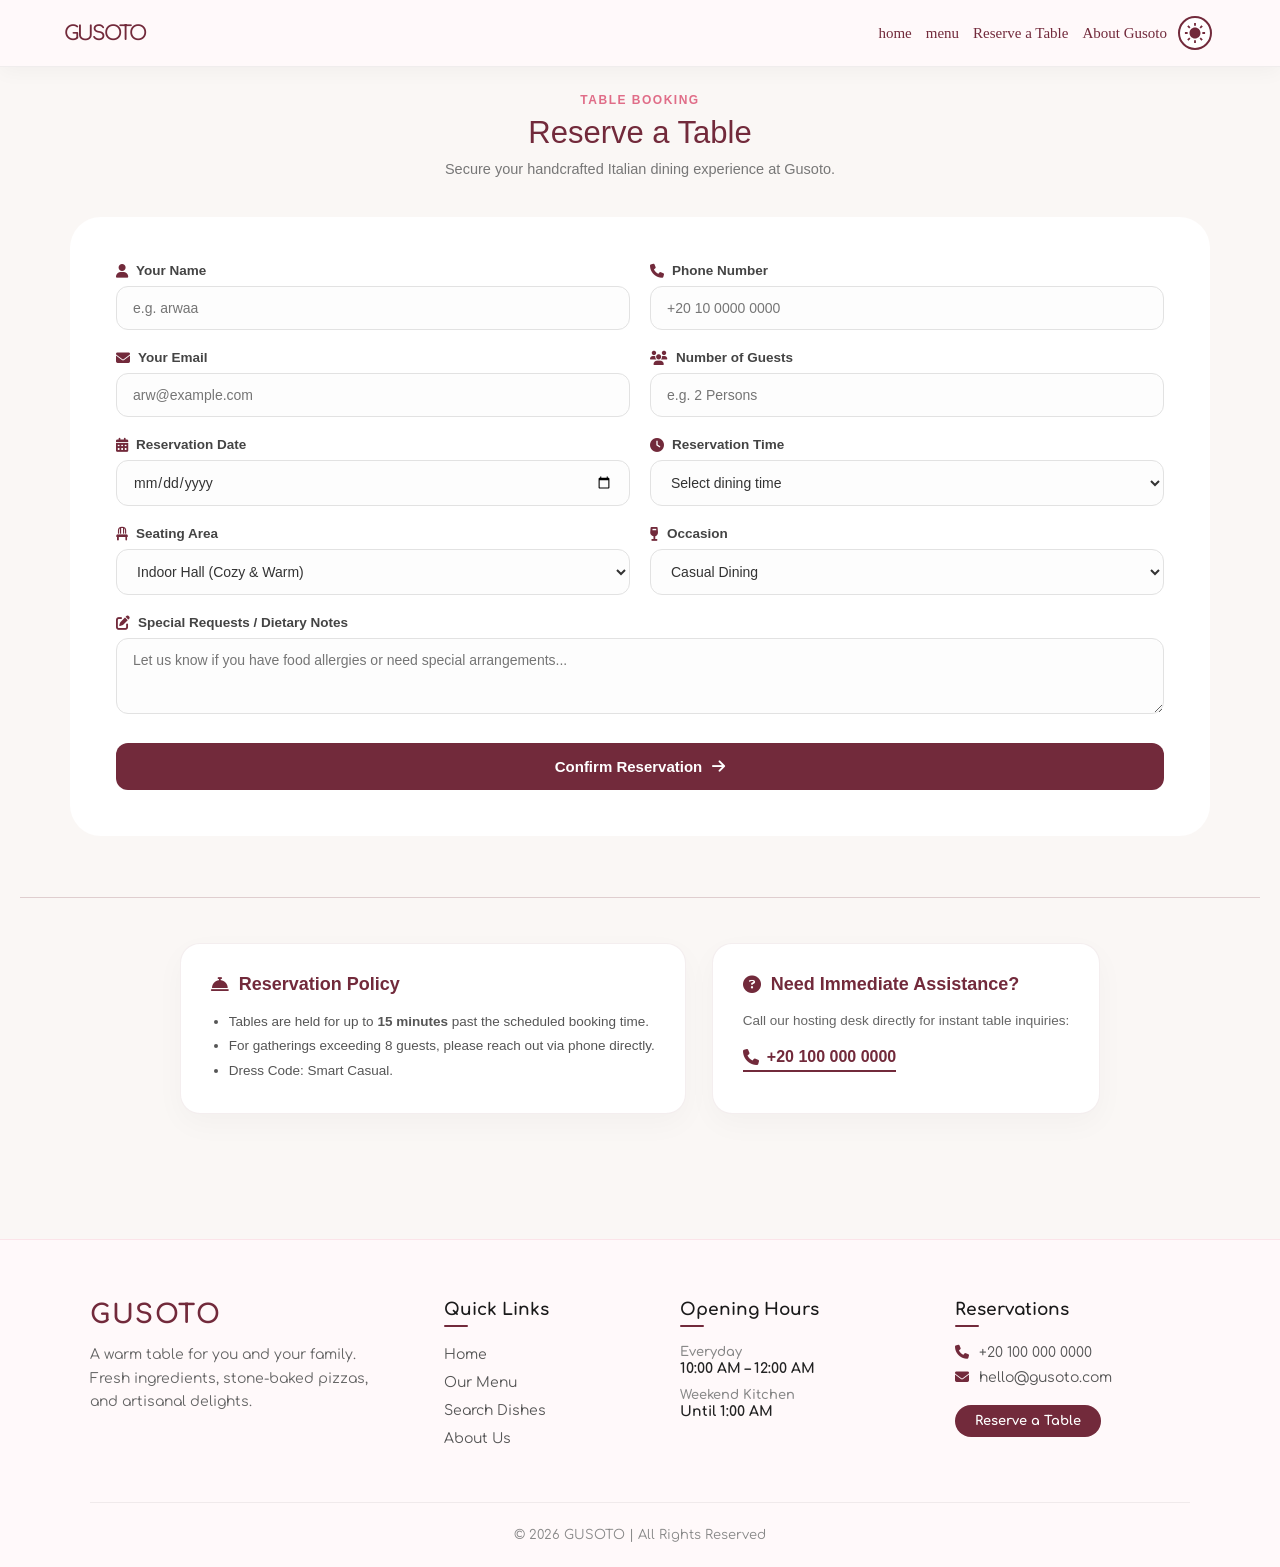
<file: reservation.html>
<!DOCTYPE html>
<html lang="en">
<!-- 
<button class="add-btn"><i class="fa-solid fa-plus"></i> Add to
    Order</button> -->

<head>
    <meta charset="UTF-8">
    <meta name="viewport" content="width=device-width, initial-scale=1.0">
    <link rel="stylesheet" href="css/style.css">
    <!-- /***********************************-->
    <link rel="stylesheet" href="https://cdnjs.cloudflare.com/ajax/libs/font-awesome/6.5.1/css/all.min.css">
    <link
        href="https://fonts.googleapis.com/css2?family=Comfortaa:wght@400;600;700&family=Quicksand:wght@500;600;700&display=swap"
        rel="stylesheet">
    <title>reservation-gustoso</title>
</head>

<body>

    <div id="root">
        <div class="layout">

            <header class="navbar">
                <div class="header-container">

                    <div class="logo">
                        <h1>GUSOTO</h1>
                    </div>
                    <div class="links">
                        <a href="index.html" class="nav-item">
                            <span>home</span>
                        </a>

                        <a href="menu.html" class="nav-item">
                            <span>menu</span>
                        </a>

                        </a>

                        <a href="reservation.html" class="nav-item">
                            <span>Reserve a Table</span>
                        </a>
                        <a href="index.html#about-us" class="nav-item">
                            <span>About Gusoto</span>
                        </a>

                        <button id="theme-toggle" class="theme-btn" aria-label="Toggle Theme">
                            <svg class="icon sun-icon" xmlns="http://www.w3.org/2000/svg" viewBox="0 0 24 24"
                                fill="currentColor">
                                <path
                                    d="M12 18C8.68629 18 6 15.3137 6 12C6 8.68629 8.68629 6 12 6C15.3137 6 18 8.68629 18 12C18 15.3137 15.3137 18 12 18ZM11 1V4H13V1H11ZM11 20V23H13V20H11ZM3.51472 4.92893L5.63604 7.05025L7.05025 5.63604L4.92893 3.51472L3.51472 4.92893ZM16.9497 18.364L19.0711 20.4853L20.4853 19.0711L18.364 16.9497L16.9497 18.364ZM19.0711 3.51472L16.9497 5.63604L18.364 7.05025L20.4853 4.92893L19.0711 3.51472ZM5.63604 16.9497L3.51472 19.0711L4.92893 20.4853L7.05025 18.364L5.63604 16.9497ZM23 11V13H20V11H23ZM4 11V13H1V11H4Z" />
                            </svg>

                            <svg class="icon moon-icon" xmlns="http://www.w3.org/2000/svg" viewBox="0 0 24 24"
                                fill="currentColor">
                                <path
                                    d="M10 7C10 10.866 13.134 14 17 14C18.4584 14 19.8178 13.5552 20.9496 12.7938C20.4496 17.4338 16.5492 21 11.75 21C6.36522 21 2 16.6348 2 11.25C2 6.45076 5.56619 2.55042 10.2062 2.05044C9.44483 3.18224 9 4.54162 9 6C9 6.33777 9.02796 6.67137 9.08182 7.00004L10 7Z" />
                            </svg>
                        </button>

                    </div>

                </div>
            </header>

            <!-- Main Reservation Content -->
            <main class="reservation-page-wrapper">
                <div class="reservation-container-layout">
                    <!-- 1. The Booking Form Card -->
                    <div class="res-header text-center">
                        <span class="sub-badge">Table Booking</span>
                        <h2>Reserve a Table</h2>
                        <p>Secure your handcrafted Italian dining experience at Gusoto.</p>
                    </div>

                    <form class="reservation-form" id="bookingForm">
                        <div class="form-grid">

                            <!-- Full Name -->
                            <div class="input-group">
                                <label for="name"><i class="fa-solid fa-user"></i> Your Name</label>
                                <input type="text" id="name" placeholder="e.g. arwaa" required>
                            </div>

                            <!-- Phone -->
                            <div class="input-group">
                                <label for="phone"><i class="fa-solid fa-phone"></i> Phone Number</label>
                                <input type="tel" id="phone" placeholder="+20 10 0000 0000" required>
                            </div>

                            <!-- Email -->
                            <div class="input-group">
                                <label for="email"><i class="fa-solid fa-envelope"></i> Your Email</label>
                                <input type="email" id="email" placeholder="arw@example.com" required>
                            </div>

                            <!-- Guests Number -->
                            <div class="input-group">
                                <label for="guests"><i class="fa-solid fa-users"></i> Number of Guests</label>
                                <input type="number" id="guests" min="1" max="15" placeholder="e.g. 2 Persons" required>
                            </div>

                            <!-- Date -->
                            <div class="input-group">
                                <label for="resDate"><i class="fa-solid fa-calendar-days"></i> Reservation
                                    Date</label>
                                <input type="date" id="resDate" required>
                            </div>

                            <!-- Time -->
                            <div class="input-group">
                                <label for="resTime"><i class="fa-solid fa-clock"></i> Reservation Time</label>
                                <select id="resTime" required>
                                    <option value="" disabled selected>Select dining time</option>
                                    <option value="13:00">01:00 PM (Lunch)</option>
                                    <option value="15:00">03:00 PM (Late Lunch)</option>
                                    <option value="18:00">06:00 PM (Sunset Dinner)</option>
                                    <option value="20:00">08:00 PM (Prime Dinner)</option>
                                    <option value="22:00">10:00 PM (Late Night)</option>
                                </select>
                            </div>

                            <!-- Seating Area Preference -->
                            <div class="input-group">
                                <label for="seatingArea"><i class="fa-solid fa-chair"></i> Seating Area</label>
                                <select id="seatingArea">
                                    <option value="indoor">Indoor Hall (Cozy & Warm)</option>
                                    <option value="terrace">Outdoor Terrace (Open Air)</option>
                                    <option value="private">Private Dining Booth(Exclusive)</option>
                                    <option value="private">Stone Oven View(Live Cooking)</option>
                                    <option value="private">Family Table(Gatherings)</option>
                                </select>
                            </div>

                            <!-- Special Occasion -->
                            <div class="input-group">
                                <label for="occasion"><i class="fa-solid fa-wine-glass"></i> Occasion</label>
                                <select id="occasion">
                                    <option value="casual">Casual Dining</option>
                                    <option value="birthday">Birthday Celebration</option>
                                    <option value="anniversary">Romantic Anniversary</option>
                                    <option value="business">Business Meeting</option>
                                </select>
                            </div>

                            <!-- Special Requests -->
                            <div class="input-group full-width">
                                <label for="notes"><i class="fa-solid fa-pen-to-square"></i> Special Requests /
                                    Dietary
                                    Notes</label>
                                <textarea id="notes" rows="3"
                                    placeholder="Let us know if you have food allergies or need special arrangements..."></textarea>
                            </div>

                        </div>

                        <button type="submit" class="submit-btn">
                            <span>Confirm Reservation</span>
                            <i class="fa-solid fa-arrow-right"></i>
                        </button>
                    </form>
                </div>

                <!-- 2. Helpful Quick Info Sidebar -->
                <aside class="reservation-sidebar">
                    <div class="info-widget-card">
                        <h3><i class="fa-solid fa-bell-concierge"></i> Reservation Policy</h3>
                        <ul>
                            <li>Tables are held for up to <strong>15 minutes</strong> past the scheduled booking
                                time.</li>
                            <li>For gatherings exceeding 8 guests, please reach out via phone directly.</li>
                            <li>Dress Code: Smart Casual.</li>
                        </ul>
                    </div>

                    <div class="info-widget-card contact-widget">
                        <h3><i class="fa-solid fa-circle-question"></i> Need Immediate Assistance?</h3>
                        <p>Call our hosting desk directly for instant table inquiries:</p>
                        <a href="tel:+201000000000" class="direct-call-btn">
                            <i class="fa-solid fa-phone"></i> +20 100 000 0000
                        </a>
                    </div>
                </aside>

                <div class="modal-overlay" id="bookingSuccessModal">
                    <div class="modal-box">
                        <div class="modal-icon">
                            <i class="fa-solid fa-check"></i>
                        </div>
                        <h3>Reservation Requested!</h3>
                        <p>Thank you for choosing Gusoto. We have received your booking details and will send a
                            confirmation
                            SMS
                            shortly.</p>
                        <button type="button" class="modal-close-btn" id="modalCloseBtn">Done</button>
                    </div>
                </div>

            </main>
            <!-- Footer -->
            <footer class="site-footer">
                <div class="footer-top">
                    <div class="footer-col brand-col">
                        <h3 class="footer-logo">GUSOTO</h3>
                        <p class="footer-tagline">A warm table for you and your family. Fresh ingredients, stone-baked
                            pizzas, and artisanal delights.</p>
                    </div>

                    <div class="footer-col">
                        <h4 class="footer-heading">Quick Links</h4>
                        <ul class="footer-links">
                            <li><a href="index.html">Home</a></li>
                            <li><a href="menu.html">Our Menu</a></li>
                            <li><a href="search.html">Search Dishes</a></li>
                            <li><a href="#about-us">About Us</a></li>
                        </ul>
                    </div>

                    <div class="footer-col">
                        <h4 class="footer-heading">Opening Hours</h4>
                        <p class="hours-text">Everyday</p>
                        <span class="hours-time">10:00 AM – 12:00 AM</span>
                        <p class="hours-text">Weekend Kitchen</p>
                        <span class="hours-time">Until 1:00 AM</span>
                    </div>

                    <div class="footer-col">
                        <h4 class="footer-heading">Reservations</h4>
                        <p class="contact-line"><i class="fa-solid fa-phone"></i> +20 100 000 0000</p>
                        <p class="contact-line"><i class="fa-solid fa-envelope"></i> hello@gusoto.com</p>
                        <a href="reservation.html" class="footer-reserve-btn">Reserve a Table</a>
                    </div>
                </div>

                <div class="footer-bottom">
                    <div class="copy">
                        © 2026 GUSOTO | All Rights Reserved
                    </div>
                </div>
            </footer>

        </div>
    </div>

    <script src="js/main.js"></script>
</body>

</html>
</file>
<file: css/style.css>
*,
*::before,
*::after {
    box-sizing: border-box;
    margin: 0;
    padding: 0;
}

html,
body {
    width: 100%;
    max-width: 100%;
    overflow-x: hidden;
}

html,
body,
#root,
.layout,
.menu-section,
.menu-container {
    overflow: visible;
    scroll-behavior: smooth;
}

/* header */
header {
    position: fixed;
    top: 0;
    left: 0;
    width: 100%;
    z-index: 1000;
    background: #fff9fa;
    backdrop-filter: blur(12px);
    border-bottom: 1px solid rgba(225, 225, 225, 0.5);
    box-shadow: 0 4px 20px rgba(0, 0, 0, 0.04);
    transition: all 0.3s ease;
    max-height: 85px;
}

.header-container {
    max-width: 1200px;
    margin: 0 auto;
    padding: 12px 24px;
    display: flex;
    align-items: center;
    justify-content: space-between;
    gap: 20px;
}

.logo {
    display: flex;
    align-items: center;
}

.logo h1 {
    font-family: 'Comfortaa', 'Quicksand', sans-serif;
        font-size: 20px;
        font-weight: 600;
        color: #722a3b;   
         letter-spacing: -2px;

}
.links{
    display: flex;
        padding: 4px;
        align-items: center;
        gap: 8px;
}

.nav-item {
    display: flex;
        align-items: center;
        text-decoration: none;
        color: #722a3b;
        padding: 8px 3px;
        font-size: 15px;}

.nav-item:hover {
    color: white;
    background-color: #722a3b;
    border-radius: 10px;
}

.theme-btn {
    width: 34px;
    height: 34px;
    border-radius: 50%;
    border: 2px solid #722a3b;
    background-color: #ffffff;
    color: #722a3b;
    cursor: pointer;
    display: flex;
    align-items: center;
    justify-content: center;
    position: relative;
    overflow: hidden;
    transition: all 0.3s cubic-bezier(0.4, 0, 0.2, 1);
}

.theme-btn .icon {
    width: 22px;
    height: 22px;
    position: absolute;
    transition: transform 0.4s ease, opacity 0.3s ease;
}

.sun-icon {
    opacity: 1;
    transform: rotate(0deg) scale(1);
}

.moon-icon {
    opacity: 0;
    transform: rotate(90deg) scale(0.5);
}

.theme-btn:hover {
    transform: scale(1.08);
    box-shadow: 0 6px 16px rgba(224, 109, 136, 0.35);
}
/* end header */

/* start hero */
.hero {
position: relative;
    width: 100%;
    height: 97vh;;
    display: flex;
    align-items: center;
    justify-content: center;
    overflow: hidden;
    text-align: center;
    color: white;
}

.hero-video {
    position: absolute;
    display: block;
        top: 50%;
        left: 50%;
        min-width: 100%;
        min-height: 100%;
        width: 100%;
        height: auto;
        transform: translate(-50%, -50%);
        object-fit: cover;
        z-index: 1;
}

.hero-overlay {
        position: absolute;
        position: absolute;
        top: 0;
        left: 0;
        width: 100%;
        height: 100%;
        background: rgb(33 14 20 / 70%);
        z-index: 2;
}

.hero-content {
    position: relative;
         z-index: 3;
        max-width: 750px;
        text-align: start;
        padding: 0 20px;
    margin-right: 50px;}

.hero h1 {
    font-size: 42px;
        font-weight: 700;
        line-height: 1;
        margin-bottom: 18px;
text-shadow: 3px 2px 1px #722a3b;
}

.hero p {
        font-size: 18px;
            line-height: 1.6;
            color: #f7eef0;;
            margin-bottom: 10px;
}

.hero-buttons {
display: flex;
    justify-content:start;
    gap: 16px;
    justify-content: start;
}

.btn {
    text-decoration: none;
    padding: 13px 30px;
    border-radius: 30px;
    font-size: 15px;
    font-weight: 600;
    transition: all 0.3s ease;
}

.btn-primary {
    background-color: #722a3b;
        color: white;
        border: 2px solid #722a3b;
}

.btn-primary:hover {
    background-color: #722a3b;
    border-color: #722a3b;
    transform: translateY(-2px);
}

.btn-secondary {
background-color: transparent;
    border: 2px solid white;
    color:white;
}

.btn-secondary:hover {
    background-color: white;
    color: #722a3b;
    transform: translateY(-2px);
}
/* end hero */

/* start categories-section */
.categories-section {
    width: 100%;
    max-width: 100%;
    padding: 60px 20px;
    font-family: 'Comfortaa', 'Quicksand', sans-serif;
}

.categories-container {
    max-width: 1100px;
    margin: 0 auto;
    text-align: center;
}

.categories-header .section-title {
    font-size: 30px;
    font-weight: 700;
    color: #1a1a1a;
    margin-bottom: 8px;
}

.categories-header .section-subtitle {
    font-size: 15px;
    color: #666666;
    margin-bottom: 40px;
}

.categories-row {
    display: flex;
    justify-content: center;
    align-items: center;
    flex-wrap: wrap;
    gap: 32px;
    margin-bottom: 45px;
}

.category-item {
    display: flex;
    flex-direction: column;
    align-items: center;
    text-decoration: none;
    transition: transform 0.3s cubic-bezier(0.4, 0, 0.2, 1);
}

.category-item:hover {
    transform: translateY(-8px);
}

.circle-img-box {
    width: 110px;
    height: 110px;
    border-radius: 50%;
    overflow: hidden;
    background-color: #ffffff;
    border: 3px solid #ffffff;
    box-shadow: 0 8px 22px rgba(0, 0, 0, 0.08);
    transition: border-color 0.3s ease, box-shadow 0.3s ease, transform 0.3s ease;
}

.category-item:hover .circle-img-box {
    border-color: #722a3b;
    box-shadow: 0 12px 28px rgba(224, 109, 136, 0.35);
    transform: scale(1.06);
}

.circle-img-box img {
    width: 100%;
    height: 100%;
    object-fit: cover;
    transition: transform 0.4s ease;
}

.category-item:hover .circle-img-box img {
    transform: scale(1.15);
}

.category-title {
    margin-top: 14px;
    font-size: 16px;
    font-weight: 700;
    color: #2c2728;
    transition: color 0.3s ease;
}

.category-item:hover .category-title {
    color: #722a3b;
}

.categories-footer-btn {
    display: flex;
    justify-content: center;
}

.btn-show-menu {
    display: inline-flex;
    align-items: center;
    gap: 12px;
    padding: 14px 38px;
    background-color: #722a3b;
    color: #ffffff;
    border-radius: 50px;
    text-decoration: none;
    font-weight: 700;
    font-size: 16px;
    box-shadow: 0 8px 22px rgba(224, 109, 136, 0.35);
    transition: all 0.3s ease;
}

.btn-show-menu:hover {
    background-color: #722a3b;
    transform: translateY(-3px);
    box-shadow: 0 12px 26px rgba(224, 109, 136, 0.45);
    gap: 16px;
}
/* end categories-section */

/*start Featured Dishes */
.featured-section {
    padding-bottom: 70px;
        padding-top: 15px;
        width: 100%;
    background-color: #faf6f4;
}

.featured-container {
    width: 90%;
    max-width: 1200px;
    margin: 0 auto;
}

.featured-grid {
    display: grid;
    grid-template-columns: repeat(auto-fit, minmax(310px, 1fr));
    gap: 30px;
}

.featured-card {
    background: #ffffff;
    border-radius: 24px;
    overflow: hidden;
    box-shadow: 0 10px 30px rgba(0, 0, 0, 0.05);
    border: 1px solid rgba(114, 42, 59, 0.08);
    transition: transform 0.35s ease, box-shadow 0.35s ease;
    display: flex;
    flex-direction: column;
    box-shadow: 0 15px 35px rgba(114, 42, 59, 0.08);
        border: 1px solid rgba(114, 42, 59, 0.06);
}

.featured-card:hover {
    transform: translateY(-6px);
    box-shadow: 0 18px 40px rgba(114, 42, 59, 0.12);
}

.featured-img {
    position: relative;
    width: 100%;
    height: 230px;
    overflow: hidden;
}

.featured-img img {
    width: 100%;
    height: 100%;
    object-fit: cover;
    transition: transform 0.4s ease;
}

.featured-card:hover .featured-img img {
    transform: scale(1.05);
}

.featured-info {
    padding: 24px;
    display: flex;
    flex-direction: column;
    flex-grow: 1;
}

.featured-info h3 {
    font-size: 1.25rem;
    color: #222222;
    margin: 0 0 10px 0;
    font-weight: 700;
}

.featured-info p {
    font-size: 13.5px;
    color: #666666;
    line-height: 1.6;
    margin: 0 0 20px 0;
    flex-grow: 1;
}

.order-link {
    color: #722a3b;
    font-weight: 700;
    text-decoration: none;
    font-size: 14px;
    display: inline-flex;
    align-items: center;
    gap: 8px;
    transition: gap 0.25s ease, color 0.25s ease;
}

.order-link:hover {
    gap: 12px;
    color: #4a1924;
}
/*end Featured Dishes */

/* start section-divider */
.section-divider {
    position: relative;
    text-align: center;
    margin: 60px auto;
}

.section-divider hr {
    width: 90%;
            height: 2px;
        background: #722a3b;
        border: none;
        margin: 86px;
        border-radius: 2px;
        opacity: 0.3;
}

.section-divider h2 {
    position: absolute;
    top: 50%;
    left: 50%;
    transform: translate(-50%, -50%);
    margin: 0;
    padding: 0 15px;
    background-color: #ffffff;
    color: rgba(114, 42, 59, 0.2);
    font-size: xxx-large;
    font-weight: bold;
    letter-spacing: 6px;
}
/* end section-divider */

/* start view section */
.view-section {
    width: 100%;
    overflow: hidden;
}

.view-container {
    width: 90%;
    max-width: 1000px;
    margin: 0 auto;
    font-family: 'Comfortaa',
        'Quicksand',
        sans-serif;;
}

.carousel-wrapper {
    width: 100%;
    overflow: visible;
    display: flex;
}

.carousel-track {
    display: flex;
    gap: 24px;
        height: 355px;
    transition: transform 0.4s cubic-bezier(0.25, 1, 0.5, 1);
}

.slider-arrows-bottom {
    display: flex  ;
    justify-content: center  ;
    align-items: center  ;
    gap: 32px  ;
    width: 100%  ;
    margin-top: 25px  ;
}

.nav-arrow {
    background: transparent  ;
    border: none  ;
    color: #722a3b  ;
    font-size: 26px  ;
    cursor: pointer  ;
    padding: 8px 14px  ;
    outline: none  ;
    display: inline-flex  ;
    align-items: center  ;
    justify-content: center  ;
    transition: transform 0.25s ease, color 0.25s ease  ;
}

.prev-btn:hover {
    transform: translateX(-5px);
    color: #4a1924  ;
}

.next-btn:hover {
    transform: translateX(5px);
    color: #4a1924  ;
} 

.carousel-slide {
    position: relative;
    overflow: hidden;
    border-radius: 20px;
        width: 449px;

}

.carousel-slide img {
    width: 100%;
    height: 100%;
    object-fit: cover;
    display: block;
    transition: transform 0.6s ease;
}

.carousel-slide:hover img {
    transform: scale(1.05);
}

.slide-overlay {
    position: absolute;
    inset: 0;
    background: linear-gradient(180deg, rgba(0, 0, 0, 0.1) 0%, rgba(0, 0, 0, 0.05) 50%, rgba(10, 10, 10, 0.88) 100%);    display: flex;
    flex-direction: column;
    justify-content: flex-end;
    padding: 30px;
    color: #ffffff;
    z-index: 2;
    transition: background 0.3s ease;
}



.slide-tag {
    display: inline-flex;
    align-items: center;
    gap: 6px;
    background: rgba(255, 255, 255, 0.2);
    backdrop-filter: blur(6px);
    color: #ffffff;
    font-size: 11px;
    font-weight: 600;
    text-transform: uppercase;
    letter-spacing: 1.5px;
    padding: 4px 12px;
    border-radius: 20px;
    width: fit-content;
    margin-bottom: 10px;
}

.slide-tag i {
    font-size: 11px;
}
.slide-title {
    font-family: 'Playfair Display', serif;
    font-size: 26px;
    font-weight: 700;
    margin: 0 0 6px 0;
    color: #ffffff;
    letter-spacing: 0.5px;
}

.slide-desc {
    font-size: 13.5px;
    line-height: 1.5;
    color: rgba(255, 255, 255, 0.85);
    margin: 0;
    max-width: 90%;
}
.section-header-center,
.view-header,
.res-header {
    text-align: center;
    margin-bottom: 40px;
}

.est-badge,
.sub-badge,
.res-header .sub-badge {
    display: inline-block;
    font-size: 12px;
    font-weight: 700;
    letter-spacing: 1.5px;
    text-transform: uppercase;
    color: var(--color-accent, #e06d88);

    margin-bottom: 8px;
}

.section-title,
.view-title,
.res-header h2 {
    font-size: 31px;
    font-weight: 100;
    color: #722a3b;
    margin: 0 0 10px 0;
}

.view-subtitle {
    font-size: 15px;
    line-height: 1.6;
    color: #555555;
    max-width: 650px;
    margin: 0 auto;
    font-weight: 400;
}

.section-subtitle,
.res-header p {
    font-size: 14.5px;
    color: #777777;
    margin: 0;
}

.order-inline-btn {
    display: inline-flex;
    align-items: center;
    width: max-content;
    padding: 7px 11px;
    background-color: #4a1924;
    color: #ffffff;
    border: 1.5px solid #fff9fa;
    border-radius: 50px;
    font-size: 12px;
    font-weight: 500;
    text-decoration: none;
    transition: all 0.3s ease;
}

.order-inline-btn:hover {
    background-color: #722a3b;
    color: #ffffff;
}
/* end view section */

/* start about  */
.about_us {
    width: 100%;
    display: flex;
    justify-content: center;
    align-items: center;
    padding: 70px 20px;
    font-family: 'Comfortaa', 'Quicksand', sans-serif;
}

.about-card.split-layout {
    max-width: 950px;
    width: 100%;
    border-radius: 28px;
    padding: 0;
    display: grid;
    grid-template-columns: 1fr 1.25fr;
    overflow: hidden;
    box-shadow: 0 16px 45px rgba(0, 0, 0, 0.08), 0 4px 15px rgba(224, 109, 136, 0.06);
    border: 1px solid rgba(114, 42, 59, 0.1);
}


.about-image {
    width: 100%;
    height: 100%;
    min-height: 420px;
    position: relative;
    overflow: hidden;
}

.about-image img {
    width: 100%;
    height: 100%;
    object-fit: cover;
    display: block;
    transition: transform 0.5s ease;
}

.about-content {
    padding: 45px 40px;
    display: flex;
    flex-direction: column;
    justify-content: center;
    text-align: left;
}

.about-title {
    font-size: 30px;
    font-weight: 700;
    color: var(--color-primary, #722a3b);
    margin-bottom: 12px;
}

.about-desc {
    font-size: 15px;
    line-height: 1.65;
    color: #666666;
    margin-bottom: 24px;
}

.about-details-row {
    display: flex;
    flex-direction: column;
    gap: 12px;
    margin-bottom: 25px;
}

.detail-badge {
    display: inline-flex;
    align-items: center;
    gap: 10px;
    background-color: #fafafa;
    border: 1px solid #ebebeb;
    padding: 9px 18px;
    border-radius: 50px;
    font-size: 13.5px;
    color: #333333;
    font-weight: 600;
    width: fit-content;
    transition: all 0.3s ease;
}

.detail-badge:hover {
    border-color: var(--color-accent, #e06d88);
    background-color: #fffbfc;
    transform: translateX(3px);
}

.badge-icon {
    color: var(--color-primary, #722a3b);
    font-size: 15px;
}

.social-links {
    display: flex;
    align-items: center;
    gap: 12px;
}

.social-icon {
    width: 38px;
    height: 38px;
    border-radius: 50%;
    background-color: #ffffff;
    color: var(--color-primary, #722a3b);
    border: 1.5px solid #ececec;
    display: flex;
    align-items: center;
    justify-content: center;
    font-size: 16px;
    text-decoration: none;
    transition: all 0.3s ease;
}

.social-icon:hover {
    background-color: var(--color-primary, #722a3b);
    color: #ffffff;
    border-color: var(--color-primary, #722a3b);
    transform: translateY(-3px);
}

@media (max-width: 820px) {
    .about-card.split-layout {
        grid-template-columns: 1fr;
    }

    .about-image {
        min-height: 250px;
        max-height: 300px;
    }

    .about-content {
        padding: 30px 24px;
        text-align: center;
    }

    .about-details-row {
        align-items: center;
    }

    .social-links {
        justify-content: center;
    }

}

/* end about */

/* start footer */
.site-footer {
    background-color: #fff9fa;
    border-top: 1px solid rgba(224, 109, 136, 0.15);
    padding: 60px 20px 25px;
    font-family: 'Comfortaa', 'Quicksand', sans-serif;
    transition: background-color 0.3s ease, color 0.3s ease;
}

.footer-top {
    max-width: 1100px;
    margin: 0 auto;
    display: grid;
    grid-template-columns: 1.6fr 1fr 1.2fr 1.2fr;
    gap: 40px;
    padding-bottom: 45px;
    border-bottom: 1px solid rgba(0, 0, 0, 0.06);
}

.footer-logo {
    font-size: 26px;
    font-weight: 700;
    color: #722a3b;
    margin-bottom: 14px;
    letter-spacing: 1.5px;
}

.footer-tagline {
    font-size: 14px;
    line-height: 1.7;
    color: #666666;
    max-width: 290px;
}

.footer-heading {
    font-size: 17px;
    font-weight: 700;
    color: #1a1a1a;
    margin-bottom: 18px;
    position: relative;
}

.footer-heading::after {
    content: '';
    display: block;
    width: 24px;
    height: 2px;
    background-color: #722a3b;
    margin-top: 6px;
    border-radius: 2px;
}

.footer-links {
    list-style: none;
    padding: 0;
    margin: 0;
}

.footer-links li {
    margin-bottom: 10px;
}

.footer-links a {
    text-decoration: none;
    color: #555555;
    font-size: 14px;
    transition: color 0.2s ease, transform 0.2s ease;
    display: inline-block;
}

.footer-links a:hover {
    color: #ba6e80;
    transform: translateX(4px);
}

.hours-text {
    font-size: 13px;
    color: #888888;
    margin: 0 0 2px;
    font-weight: 600;
}

.hours-time {
    display: block;
    font-size: 14px;
    color: #222222;
    font-weight: 700;
    margin-bottom: 12px;
}

.contact-line {
    font-size: 14px;
    color: #555555;
    margin-bottom: 10px;
    display: flex;
    align-items: center;
    gap: 10px;
}

.contact-line i {
    color: #722a3b;
    font-size: 14px;
}

.footer-reserve-btn {
    display: inline-block;
    margin-top: 10px;
    padding: 9px 20px;
    background-color: #722a3b;
    color: #ffffff;
    border-radius: 50px;
    text-decoration: none;
    font-size: 13px;
    font-weight: 700;
    transition: all 0.3s ease;
}

.footer-reserve-btn:hover {
    background-color: #cf5874;
    transform: translateY(-2px);
    box-shadow: 0 4px 12px rgba(224, 109, 136, 0.35);
}

.footer-bottom {
    text-align: center;
    padding-top: 25px;
    font-size: 13px;
    color: #888888;
}

@media (max-width: 850px) {
    .footer-top {
        grid-template-columns: 1fr 1fr;
    }
}

@media (max-width: 520px) {
    .footer-top {
        grid-template-columns: 1fr;
        text-align: center;
    }

    .footer-heading::after {
        margin: 6px auto 0;
    }

    .footer-tagline {
        max-width: 100%;
    }

    .contact-line {
        justify-content: center;
    }
}
/* end footer */
/*************************************************************************************************************menu*/
/* start reservation page */
.reservation-page-wrapper {
    background-color: #faf7f5;
    padding: 50px 20px 80px 20px;
    font-family: 'Poppins', sans-serif;
    margin-top: 40px;
}

.reservation-container-layout {
    max-width: max-content;
    display: contents;
    align-items: center;
}


/* Form Card */
.reservation-card-box {
    background: #ffffff;
    border-radius: 24px;
    padding: 40px;
    border: 1px solid rgba(114, 42, 59, 0.08);
    box-shadow: 0 12px 35px rgba(0, 0, 0, 0.04);
}

.reservation-form {
    background-color: #ffffff;
    padding: 46px;
    border-radius: 31px;
    margin-left: 50px;
    margin-right: 50px;
}

.form-grid {
    display: grid;
    grid-template-columns: 1fr 1fr;
    gap: 20px;
}

.input-group.full-width {
    grid-column: span 2;
}

.input-group label {
    display: flex;
    align-items: center;
    gap: 8px;
    font-size: 13.5px;
    font-weight: 600;
    color: #444444;
    margin-bottom: 8px;
}

.input-group label i {
    color: #722a3b;
    font-size: 14px;
}

.input-group input,
.input-group select,
.input-group textarea {
    width: 100%;
    box-sizing: border-box;
    padding: 13px 16px;
    border-radius: 12px;
    border: 1px solid #e2e2e2;
    background-color: #fdfdfd;
    font-family: inherit;
    font-size: 14px;
    color: #333333;
    outline: none;
    transition: all 0.25s ease;
}

.input-group input:focus,
.input-group select:focus,
.input-group textarea:focus {
    border-color: #722a3b;
    background-color: #ffffff;
    box-shadow: 0 0 0 4px rgba(114, 42, 59, 0.08);
}

.submit-btn {
    width: 100%;
    margin-top: 25px;
    padding: 15px;
    background-color: #722a3b;
    color: #ffffff;
    border: none;
    border-radius: 12px;
    font-size: 15px;
    font-weight: 600;
    cursor: pointer;
    display: flex;
    justify-content: center;
    align-items: center;
    gap: 10px;
    transition: background-color 0.25s ease, transform 0.2s ease;
}

.submit-btn:hover {
    background-color: #551e2b;
    transform: translateY(-2px);
}

.reservation-sidebar {
    justify-content: center;
    display: flex;
    flex-direction: row;
    gap: 26px;
    margin-top: 61px;
    padding: 45px;
    border-top: 1px solid rgba(114, 42, 59, 0.2);
}

.info-widget-card {
    background: #ffffff;
    border-radius: 20px;
    padding: 30px;
    border: 1px solid rgba(114, 42, 59, 0.08);
    box-shadow: 0 10px 30px rgba(0, 0, 0, 0.03);
}

.info-widget-card h3 {
    font-size: 18px;
    font-weight: 700;
    color: #722a3b;
    margin: 0 0 15px 0;
    display: flex;
    align-items: center;
    gap: 10px;
}

.info-widget-card ul {
    margin: 0;
    padding-left: 18px;
    color: #555555;
    font-size: 13.5px;
    line-height: 1.8;
}

.contact-widget p {
    font-size: 13.5px;
    color: #666666;
    line-height: 1.6;
    margin: 0 0 16px 0;
}

.direct-call-btn {
    display: inline-flex;
    align-items: center;
    gap: 8px;
    color: #722a3b;
    font-weight: 700;
    font-size: 16px;
    text-decoration: none;
    border-bottom: 2px solid #722a3b;
    padding-bottom: 4px;
}

/* Modal Feedback */
.modal-overlay {
    position: fixed;
    inset: 0;
    background: rgba(0, 0, 0, 0.6);
    display: flex;
    align-items: center;
    justify-content: center;
    opacity: 0;
    pointer-events: none;
    transition: opacity 0.3s ease;
    z-index: 2000;
}

.modal-overlay.show {
    opacity: 1;
    pointer-events: auto;
}

.modal-box {
    background: #ffffff;
    border-radius: 20px;
    padding: 35px 30px;
    max-width: 420px;
    text-align: center;
    box-shadow: 0 20px 40px rgba(0, 0, 0, 0.2);
    transform: translateY(20px);
    transition: transform 0.3s ease;
}

.modal-overlay.show .modal-box {
    transform: translateY(0);
}

.modal-icon {
    width: 60px;
    height: 60px;
    background: #e8f5e9;
    color: #2e7d32;
    border-radius: 50%;
    display: flex;
    align-items: center;
    justify-content: center;
    font-size: 26px;
    margin: 0 auto 16px auto;
}

.modal-box h3 {
    font-size: 22px;
    margin: 0 0 8px 0;
    color: #222222;
}

.modal-box p {
    font-size: 14px;
    color: #666666;
    line-height: 1.6;
    margin: 0 0 24px 0;
}

.modal-close-btn {
    background: #722a3b;
    color: #ffffff;
    border: none;
    padding: 10px 30px;
    border-radius: 30px;
    font-size: 14px;
    font-weight: 600;
    cursor: pointer;
}

/* Mobile Responsive */
@media (max-width: 880px) {
    .reservation-container-layout {
        grid-template-columns: 1fr;
    }

    .form-grid {
        grid-template-columns: 1fr;
    }

    .input-group.full-width {
        grid-column: span 1;
    }
}

/* end  reservation page */

.category-nav {
display: flex;
}
.nav-link{
display: grid;
    justify-content: center;
    align-items: center;
    font-weight: 1000;
    margin: 0 auto 25px auto;
    padding: 5px 7px;
    position: sticky;
    top: 68px;
    z-index: 1000;
}

.search-input-wrapper {
    position: relative;
    flex-shrink: 0;
}

.search-field-icon {
    position: absolute;
    left: 14px;
    top: 50%;
    transform: translateY(-50%);
    color: #722a3b;
    font-size: 13px;
    pointer-events: none;
}

.search-input-wrapper input {
    width: 100%;
    padding: 7px 32px 7px 36px;
    font-size: 12.5px;
    font-family: inherit;
    border-radius: 30px;
    border: 1px solid rgba(114, 42, 59, 0.2);
    background: #ffffff;
    outline: none;
    transition: all 0.2s ease;
}

.search-input-wrapper input:focus {
    border-color: #722a3b;
    width: 260px;
}

.clear-btn {
    position: absolute;
    right: 12px;
    top: 50%;
    transform: translateY(-50%);
    background: transparent;
    border: none;
    color: #888888;
    font-size: 12px;
    cursor: pointer;
    display: none;
}

.cat-link {
    text-decoration: none;
        font-size: 14px;
        color: #555555c4;
        margin: 1px;
        padding: 3px 7px;
        border-radius: 30px;
        margin-top: 8px;
        background-color: #fff9fa;
        transition: all 0.25s ease;
        cursor: pointer;
}

.cat-link:hover:not(.active) {
    background-color: rgba(114, 42, 59, 0.08);
}

.cat-link.active {
    background-color: #722a3b  ;
    color: #ffffff  ;
    box-shadow: 0 4px 15px rgba(114, 42, 59, 0.3);
}


@keyframes fadeInCategory {
    from {
        opacity: 0;
        transform: translateY(10px);
    }

    to {
        opacity: 1;
        transform: translateY(0);
    }
}


/* start menu page */
.menu-section {
    width: 100%;
    padding: 90px 20px 60px;
    background-color: #ffffff;
}

.menu-container {
    margin: 0 auto;
}

.menu-header {
    text-align: center;
        margin-bottom: 34px;
    }

.menu-header .section-title {
    font-size: 34px;
    font-weight: 700;
    color: var(--color-primary, #722a3b);
    margin-top: 10px;
}

.menu-category {
    border-radius: 24px;
    border: 1px solid rgba(114, 42, 59, 0.1);
    background-color: var(--color-bg-card, #ffffff);
    margin-bottom: 80px;;
    overflow: hidden;
        scroll-margin-top: 160px;
                    scroll-behavior: smooth  ;
    box-shadow: 0 4px 20px rgba(0, 0, 0, 0.03);
    animation: fadeInCategory 0.35s ease-in-out;
}

.category-header {
    width: 100%;
    padding: 22px 30px;
    border-bottom: 1px solid rgba(114, 42, 59, 0.08);
        background-color: #722a3b;
}

.category-name {
    font-size: 22px;
    font-weight: 700;
    color: #ffffff;
    margin: 0;
    letter-spacing: -0.5px;
}
.category-name i {
    font-size: 20px;
    color: #ffffff;
    opacity: 0.95;
  }

.items-grid {
    display: grid;
    grid-template-columns:repeat(auto-fit, minmax(210px, 1fr));
    gap: 28px;
    padding: 28px;
}

.food-card.card-overlay {
    position: relative;
    height: 380px;
    border-radius: 22px;
    overflow: hidden;
    box-shadow: 0 10px 30px rgba(0, 0, 0, 0.12);
    transition: transform 0.35s ease, box-shadow 0.35s ease;
}

.food-card.card-overlay:hover {
    transform: translateY(-6px);
    box-shadow: 0 18px 36px rgba(0, 0, 0, 0.18);
}

.card-overlay .card-media {
    position: absolute;
    inset: 0;
    width: 100%;
    height: 100%;
}

.card-overlay .card-media img {
    width: 100%;
    height: 100%;
    object-fit: cover;
    display: block;
    transition: transform 0.6s ease;
}

.card-overlay:hover .card-media img {
    transform: scale(1.08);
}

.card-overlay .media-overlay {
    position: absolute;
    inset: 0;
    background: linear-gradient(180deg, rgb(255 255 255 / 12%) 0%, rgb(255 255 255 / 8%) 45%, rgba(0, 0, 0, 0.4) 88%);    z-index: 2;
}

.price-tag {
    position: absolute;
    top: 16px;
    right: 16px;
    background: rgba(255, 255, 255, 0.95);
    backdrop-filter: blur(8px);
    color: var(--color-primary, #722a3b);
    padding: 6px 14px;
    border-radius: 50px;
    font-size: 14px;
    font-weight: 700;
    box-shadow: 0 4px 12px rgba(0, 0, 0, 0.15);
    z-index: 3;
}

.card-overlay .card-body {
    position: absolute;
    bottom: 0;
    left: 0;
    right: 0;
    padding: 26px;
    z-index: 3;
    color: #ffffff;
}

.card-overlay .food-title {
    font-size: 20px;
    font-weight: 700;
    margin-bottom: 8px;
    color: #ffffff;
    text-shadow: 0 2px 4px rgba(0, 0, 0, 0.3);
}

.card-overlay .food-desc {
    font-size: 13.5px;
    line-height: 1.5;
    color: #f1e9eb;
    margin-bottom: 16px;
}


.card-overlay .add-btn:hover {
    background-color: var(--color-accent, #e06d88);
    color: #ffffff;
    transform: translateY(-2px);
    box-shadow: 0 6px 16px rgba(224, 109, 136, 0.4);
}

@media (max-width: 650px) {
    .items-grid {
       grid-template-columns: repeat(auto-fit, minmax(185px, 2fr));
        padding: 18px 14px;
        }

    .food-card.card-overlay {
        height: 340px;
    }}
.no-results-msg {
    text-align: center;
    padding: 70px 20px;
    margin: 30px auto;
    max-width: 500px;
}

.no-results-msg i {
    font-size: 48px;
    color: rgba(114, 42, 59, 0.35);
    margin-bottom: 16px;
    display: inline-block;
}

.no-results-msg h3 {
    font-family: 'Playfair Display', serif;
    font-size: 26px;
    color: #333333;
    margin-bottom: 8px;
}

.no-results-msg p {
    font-size: 14px;
    color: #777777;
    line-height: 1.6;
}

/* end menu page */
/* ==================== DARK MODE STYLES ==================== */

body.dark-mode .theme-btn {
    background-color: #722a3b;
    color: #ffffff;
    border-color: #722a3b;

}


body.dark-mode .sun-icon {
    opacity: 0;
    transform: rotate(-90deg) scale(0.5);
}

body.dark-mode .moon-icon {
    opacity: 1;
    transform: rotate(0deg) scale(1);
}

body.dark-mode,
body.dark-mode .reservation-page-wrapper {
    background-color: #121212;
    color: #ffffff;
}

/* Navbar */
body.dark-mode .navbar {
    background-color: #1a1a1a;
    border-bottom: 1px solid rgba(255, 255, 255, 0.08);
}

/* home */

body.dark-mode .category-title,
body.dark-mode h2,
body.dark-mode .nav-item,
body.dark-mode h1,
body.dark-mode .detail-badge iو
body.dark-mode .section-title,
body.dark-mode .category-name{
    color: #ffffff;
}

body.dark-mode .detail-badge:hover,
body.dark-mode .social-icon:hover{
    color: #4a1924;
    background-color: #fff9fa;
}

body.dark-mode .detail-badge,
body.dark-mode .social-icon{
    color: #fff9fa;
        background-color: #4a1924;
            border: 1px solid #4a1924;
}
body.dark-mode .featured-section,
body.dark-mode .about-content{
        background-color:#000000 ;
}

body.dark-mode .footer-heading{
        color: #722a3b;
}

body.dark-mode .hours-time{
    color: #555555;
}

body.dark-mode .search-sticky-container {
    background: rgba(22, 22, 22, 0.94);
    border-bottom-color: rgba(255, 255, 255, 0.08);
}

body.dark-mode .search-input-wrapper input {
    background-color: #242424;
    color: #ffffff;
    border-color: rgba(255, 255, 255, 0.15);
}

body.dark-mode .search-input-wrapper input::placeholder {
    color: #888888;
}

body.dark-mode .cat-link {
    background-color: #242424;
    color: #cccccc;
}

body.dark-mode .cat-link:hover {
    background-color: #333333;
    color: #ffffff;
}

body.dark-mode .cat-link.active {
    background-color: #722a3b;
    color: #ffffff;
}

body.dark-mode .section-title,
body.dark-mode .category-name {
    color: #ffffff;
}

body.dark-mode .food-card {
    background-color: #1e1e1e;
    border-color: rgba(255, 255, 255, 0.06);
    box-shadow: 0 4px 15px rgba(0, 0, 0, 0.3);
}

body.dark-mode .food-title {
    color: #f0f0f0;
}



body.dark-mode .reservation-card-box,
body.dark-mode .info-widget-card {
    background-color: #1e1e1e;
    border-color: rgba(255, 255, 255, 0.08);
}


body.dark-mode .input-group label {
    color: #cccccc;
}

body.dark-mode .input-group input,
body.dark-mode .input-group select,
body.dark-mode .input-group textarea {
    background-color: #2a2a2a;
    border-color: rgba(255, 255, 255, 0.12);
    color: #ffffff;
}

body.dark-mode .category-empty-msg,
body.dark-mode .no-results-msg {
    background-color: #1a1a1a;
    border-color: rgba(255, 255, 255, 0.1);
}

body.dark-mode .category-empty-msg p,
body.dark-mode .no-results-msg p {
    color: #aaaaaa;
}

body.dark-mode .site-footer {
    background-color: #0d0d0d;
    border-top: 1px solid rgba(255, 255, 255, 0.05);
}

html.dark-mode,
body.dark-mode,
body.dark-mode #root,
body.dark-mode .layout,
body.dark-mode .menu-section,
body.dark-mode .view-section,
body.dark-mode .categories-section {
    background-color: #121212  ;
}

body.dark-mode header {
    background: rgba(18, 18, 18, 0.95)  ;
}

body.dark-mode .site-footer {
    background-color: #0c0c0c  ;
}



body.dark-mode .search-input-wrapper input {
    background: #242424  ;
    color: #ffffff  ;
    border-color: rgba(255, 255, 255, 0.15)  ;
}

body.dark-mode .reservation-card-box,
body.dark-mode .reservation-form {
    background-color: #1c1c1c  ;
    border-color: rgba(255, 255, 255, 0.08)  ;
}

body.dark-mode .input-group input,
body.dark-mode .input-group select,
body.dark-mode .input-group textarea {
    background-color: #262626  ;
    color: #ffffff  ;
    border-color: rgba(255, 255, 255, 0.12)  ;
}

body.dark-mode .section-divider h2 {
    background-color: #121212  ;
    color:#4a1924 ;
}

body.dark-mode .featured-card,
body.dark-mode .menu-category,
body.dark-mode .circle-img-box,
body.dark-mode .info-widget-card {
    background-color: #1c1c1c  ;
    border-color: rgba(255, 255, 255, 0.08)  ;
}

body.dark-mode .modal-box {
    background-color: #1e1e1e  ;
    color: #f0f0f0  ;
}
</file>
